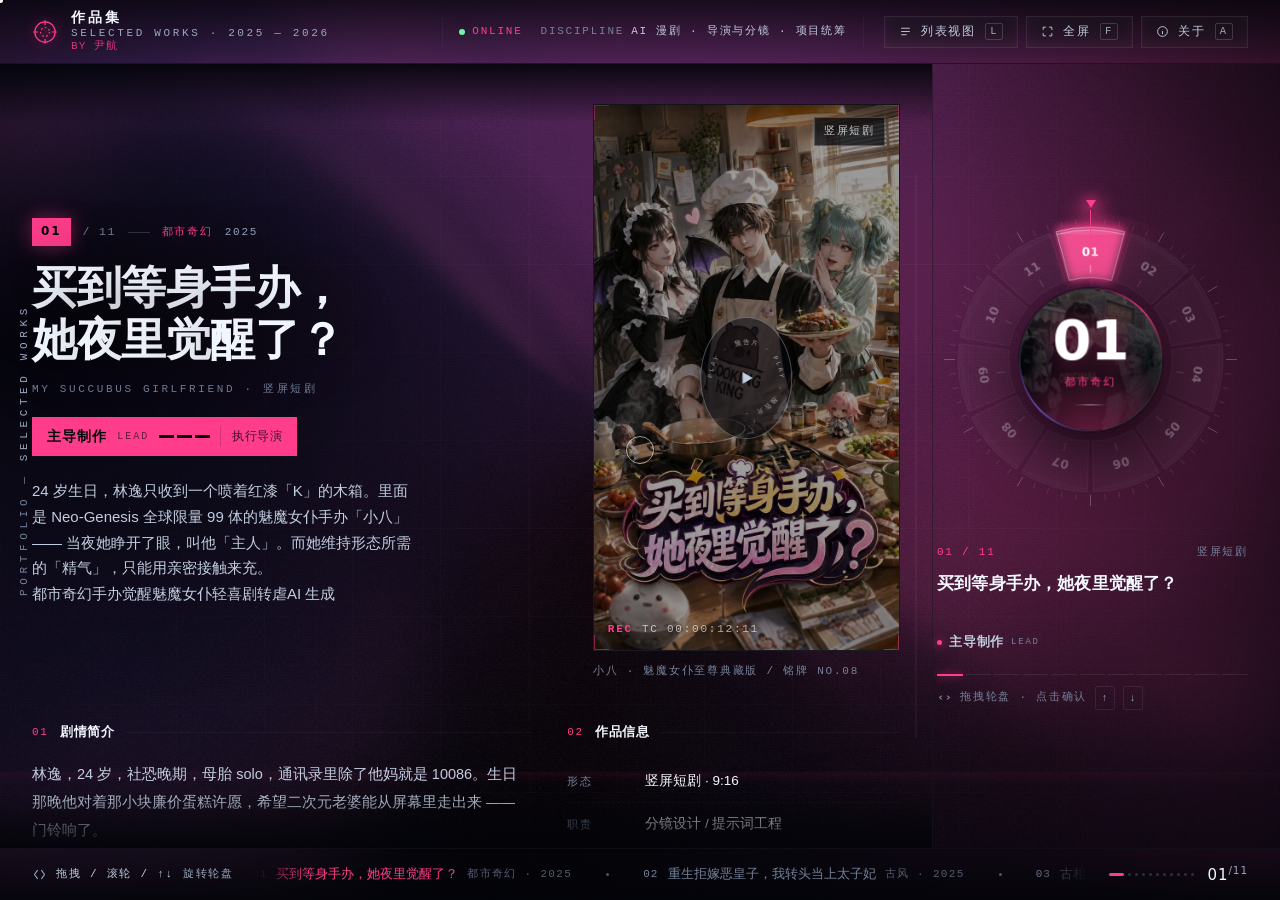
<file: index.html>
<!DOCTYPE html>
<html lang="zh-CN">
<head>
<meta charset="utf-8">
<script>
/* ---------------------------------------------------------------- 分流
   github.io 在国内实测只有 10–40 KB/s，二十几兆的成片要拉半小时，
   表现就是「点了半天没反应、开始播了还一卡一卡」。同一个包放到国内
   托管能到 10 MB/s，差三个数量级。

   所以不搬站、也不维护两份文件：同一份页面，落在 github.io 上就把人
   送到国内站去；其他任何地方（本地预览、国内域名）都照原样打开。
   想留在 GitHub 这一份看：地址后面加 ?stay=1。 */
(function () {
  if (!/(^|\.)github\.io$/i.test(location.hostname)) return;
  if (/[?&]stay=1(?:&|$)/.test(location.search)) return;
  /* 微信内置浏览器：国内托管那边是平台级拒绝，微信 UA 一进来就是 403
     「当前应用不支持在微信内打开」。跳过去等于把访客送到一堵墙上，
     所以微信里老老实实留在 GitHub 这一份 —— 慢，但打得开。 */
  if (/MicroMessenger/i.test(navigator.userAgent)) return;
  location.replace('https://storyboard-portfolio-10922.app.workbuddy.host/?sharecode=D4R4DK3QQ6');
})();
</script>
<meta name="viewport" content="width=device-width, initial-scale=1, viewport-fit=cover">
<title>作品集 · SELECTED WORKS</title>
<meta name="description" content="AI 影像作品集：短剧与漫剧的分镜设计、视觉设定与生成过程。分镜设计 / 提示词工程 / AI 影像生成 / 视觉风格设定 / 音效叙事。右侧轮盘浏览。">
<meta name="author" content="2317484496-star">
<meta name="keywords" content="分镜设计,AI影像,提示词工程,短剧,Seedance,Higgsfield,分镜,作品集">
<meta name="robots" content="index,follow">
<meta name="theme-color" content="#030409">
<meta name="color-scheme" content="dark">
<meta name="format-detection" content="telephone=no">

<meta property="og:type" content="website">
<meta property="og:site_name" content="作品集 · SELECTED WORKS">
<meta property="og:title" content="作品集 · 每部作品，一条不同的镜头语言">
<meta property="og:description" content="AI 短剧与 AI 漫剧的分镜设计、视觉设定与生成过程。拖拽右侧轮盘浏览。">
<meta property="og:locale" content="zh_CN">
<!-- TODO: GitHub Pages 上线后，把下面两行换成完整绝对地址，例如
     https://2317484496-star.github.io/<仓库名>/ 与 .../assets/og.png
     页面加载时也会自动补全为绝对地址，但静态绝对地址对爬虫更稳妥 -->
<meta property="og:url" content="./">
<meta property="og:image" content="assets/og.png">
<meta property="og:image:width" content="1280">
<meta property="og:image:height" content="640">
<meta property="og:image:alt" content="作品集封面">
<meta name="twitter:card" content="summary_large_image">
<meta name="twitter:title" content="作品集 · 每部作品，一条不同的镜头语言">
<meta name="twitter:description" content="AI 短剧与 AI 漫剧的分镜设计、视觉设定与生成过程。">
<meta name="twitter:image" content="assets/og.png">
<link rel="canonical" href="./">
<link rel="icon" href="data:image/svg+xml,%3Csvg xmlns='http://www.w3.org/2000/svg' viewBox='0 0 32 32'%3E%3Crect width='32' height='32' fill='%23030409'/%3E%3Ccircle cx='16' cy='16' r='10' fill='none' stroke='%2322E1FF' stroke-width='1.6'/%3E%3Ccircle cx='16' cy='16' r='4' fill='%2322E1FF'/%3E%3C/svg%3E">
<link rel="apple-touch-icon" href="assets/og.png">
<link rel="preload" href="css/tokens.css?v=202610211631" as="style">
<link rel="stylesheet" href="css/tokens.css?v=202610211631">
<link rel="stylesheet" href="css/chrome.css?v=202610211631">
<link rel="stylesheet" href="css/wheel.css?v=202610211631">
<link rel="stylesheet" href="css/stage.css?v=202610211631">
<link rel="stylesheet" href="css/overlays.css?v=202610211631">
<link rel="stylesheet" href="css/responsive.css?v=202610211631">
</head>
<body>

<!-- 键盘用户：跳到主内容 -->
<a class="skip-link mono" href="#stage">跳到主内容 <kbd>Enter</kbd></a>

<!-- ======================================================== 预加载 -->
<div id="preloader" role="status" aria-live="polite">
  <div class="pre__inner">
    <svg class="pre__sigil" viewBox="0 0 48 48" aria-hidden="true">
      <circle cx="24" cy="24" r="20" fill="none" stroke="currentColor" stroke-width="1" stroke-dasharray="4 6" opacity="0.7"/>
      <circle cx="24" cy="24" r="12" fill="none" stroke="currentColor" stroke-width="1"/>
      <circle cx="24" cy="24" r="3.4" fill="currentColor"/>
    </svg>
    <div class="pre__log" id="preLog"></div>
    <div class="pre__bar" id="preBar"><span></span></div>
    <div class="pre__foot">
      <span class="pre__pct" id="prePct">0%</span>
      <span class="pre__skip mono">按任意键跳过 / SKIP</span>
    </div>
  </div>
</div>

<div id="app">

  <!-- ====================================================== 背景层 -->
  <canvas id="gl" aria-hidden="true"></canvas>
  <div id="gl-fallback" aria-hidden="true"></div>
  <div class="grid-overlay" aria-hidden="true"></div>
  <div class="scanlines" aria-hidden="true"></div>
  <div class="vignette" aria-hidden="true"></div>

  <!-- ====================================================== 主栅格 -->
  <div class="shell">

    <!-- 顶栏 -->
    <header class="head">
      <a class="brand" href="#" onclick="return false">
        <span class="brand__sigil" aria-hidden="true">
          <svg viewBox="0 0 32 32" fill="none" stroke="currentColor" stroke-width="1.5">
            <circle cx="16" cy="16" r="12.5"/>
            <circle cx="16" cy="16" r="5.5" stroke-dasharray="2 3"/>
            <path d="M16 1.5v6M16 24.5v6M1.5 16h6M24.5 16h6"/>
          </svg>
        </span>
        <span class="brand__txt">
          <span class="brand__name" data-site-cjk>作品集</span>
          <span class="brand__sub"><span data-site-latin>SELECTED WORKS</span> · <span data-site-years>2025 — 2026</span></span>
          <span class="brand__who mono" data-site-owner></span>
        </span>
      </a>

      <span class="head__spacer"></span>

      <div class="readout mono">
        <span class="readout__item"><span class="pulse"></span><span class="readout__v is-live">ONLINE</span></span>
        <span class="readout__item"><span class="readout__k">DISCIPLINE</span><span class="readout__v" data-site-disc></span></span>
        <span class="readout__item"><span class="readout__k">TOTAL</span><span class="readout__v" id="footTotal">10</span></span>
        <span class="readout__item"><span class="readout__k">SYS</span><span class="readout__v">WEBGL / OK</span></span>
      </div>

      <nav class="tools" aria-label="视图控制">
        <button class="tbtn" type="button" id="btnList" aria-pressed="false" title="列表视图（快捷键 L）">
          <svg viewBox="0 0 24 24" fill="none" stroke="currentColor" stroke-width="1.7"><path d="M4 6h16M4 12h16M4 18h10"/></svg>
          <span class="tbtn__txt">列表视图</span><span class="tbtn__kbd">L</span>
        </button>
        <button class="tbtn" type="button" id="btnFull" aria-pressed="false" title="全屏（快捷键 F）">
          <svg viewBox="0 0 24 24" fill="none" stroke="currentColor" stroke-width="1.7"><path d="M9 4H4v5M15 4h5v5M15 20h5v-5M9 20H4v-5"/></svg>
          <span class="tbtn__txt">全屏</span><span class="tbtn__kbd">F</span>
        </button>
        <button class="tbtn tbtn--keep" type="button" id="btnAbout" aria-pressed="false" title="关于（快捷键 A）">
          <svg viewBox="0 0 24 24" fill="none" stroke="currentColor" stroke-width="1.7"><circle cx="12" cy="12" r="9"/><path d="M12 11v6M12 7.6v.2"/></svg>
          <span class="tbtn__txt">关于</span><span class="tbtn__kbd">A</span>
        </button>
      </nav>
    </header>

    <!-- 舞台 -->
    <main class="stage" id="stage" tabindex="-1">
      <div class="stage__rail" aria-hidden="true"><span></span></div>

      <div class="stage__cand" id="stageCand" aria-hidden="true">
        <span class="stage__cand-dot"></span>
        <span class="stage__cand-k mono">候选 / PENDING</span>
        <span class="stage__cand-n" id="candN">01</span>
        <span class="stage__cand-t" id="candT">作品标题</span>
      </div>

      <div class="stage__scroll no-bar" id="stageScroll" tabindex="-1">
        <div class="stage__inner" id="stageInner">

          <header class="w-head" id="wHead">
            <div class="w-eyebrow">
              <span class="w-eyebrow__idx" id="wIdx">01</span>
              <span class="w-eyebrow__of mono" id="wIdxOf">/ 11</span>
              <span class="w-eyebrow__sep"></span>
              <span class="w-eyebrow__cat mono" id="wCat">都市奇幻</span>
              <span class="w-eyebrow__meta mono">
                <span id="wYear">2025</span>
              </span>
            </div>
            <h1 class="w-title" id="wTitle">作品标题</h1>
            <div class="w-sub mono" id="wSub"></div>

            <!-- 参与程度：一眼能看出「主导 / 参与 / 部分」，不靠读小字 -->
            <div class="w-scope" id="wScope" data-scope="lead" role="note">
              <span class="w-scope__v" id="wScopeVal">主导制作</span>
              <span class="w-scope__en mono" id="wScopeEn">LEAD</span>
              <span class="w-scope__m" id="wScopeMeter" aria-hidden="true"><i></i><i></i><i></i></span>
              <span class="w-scope__d" id="wScopeDetail"></span>
            </div>
            <p class="w-logline" id="wLogline"></p>
            <div class="w-tags" id="wTags"></div>
          </header>

          <figure class="w-hero" id="wHeroFig">
            <div class="w-hero__frame" id="wHeroFrame">
              <div class="w-hero__scan" aria-hidden="true"></div>
              <span class="bracket bracket--tl bracket--acc" aria-hidden="true"></span>
              <span class="bracket bracket--tr bracket--acc" aria-hidden="true"></span>
              <span class="bracket bracket--bl bracket--acc" aria-hidden="true"></span>
              <span class="bracket bracket--br bracket--acc" aria-hidden="true"></span>
              <button class="w-hero__play" id="wPlay" type="button" aria-label="播放正片">
                <svg class="w-hero__play-txt" viewBox="0 0 122 122" aria-hidden="true">
                  <defs><path id="playCircle" d="M61,61 m-46,0 a46,46 0 1,1 92,0 a46,46 0 1,1 -92,0"/></defs>
                  <text><textPath href="#playCircle">PLAY · 预告片 · PLAY · 预告片 ·</textPath></text>
                </svg>
                <svg class="w-hero__play-ico" viewBox="0 0 24 24" aria-hidden="true"><path d="M8 5.5v13l11-6.5z" fill="currentColor"/></svg>
              </button>
              <div class="w-hero__tc mono" id="wHeroTc"></div>
              <div class="w-hero__badge mono" id="wHeroBadge"></div>
            </div>
            <figcaption class="w-hero__cap mono" id="wHeroCap"></figcaption>
          </figure>

          <section class="w-cols">
            <div>
              <div class="sec-h"><span class="sec-h__i mono">01</span><h2 class="sec-h__t">剧情简介</h2><span class="sec-h__line"></span></div>
              <div class="w-body" id="wSynopsis"></div>

              <div class="w-empty" id="wAssetHint" style="margin-top:28px"></div>
            </div>

            <aside>
              <div class="sec-h"><span class="sec-h__i mono">02</span><h2 class="sec-h__t">作品信息</h2><span class="sec-h__line"></span></div>
              <dl class="w-facts" id="wFacts"></dl>
              <div class="w-links" id="wLinks"></div>
            </aside>
          </section>

          <section class="w-gallery">
            <div class="w-gallery__head">
              <div class="sec-h" style="margin-bottom:0">
                <span class="sec-h__i mono">03</span><h2 class="sec-h__t">剧照 / STILLS</h2>
              </div>
              <div class="w-gallery__nav">
                <button type="button" data-gal="prev" aria-label="上一组">
                  <svg viewBox="0 0 24 24" fill="none" stroke="currentColor" stroke-width="1.8" width="14" height="14"><path d="M15 5l-7 7 7 7"/></svg>
                </button>
                <button type="button" data-gal="next" aria-label="下一组">
                  <svg viewBox="0 0 24 24" fill="none" stroke="currentColor" stroke-width="1.8" width="14" height="14"><path d="M9 5l7 7-7 7"/></svg>
                </button>
              </div>
            </div>
            <div class="w-gallery__row no-bar" id="wGalleryRow" data-lenis-prevent></div>
          </section>

          <footer class="w-foot">
            <div class="w-nav">
              <button class="w-nav__b is-prev" type="button" id="wPrev">
                <span class="w-nav__k mono" id="wPrevK"></span>
                <span class="w-nav__t" id="wPrevT"></span>
              </button>
              <span class="w-nav__bar" aria-hidden="true"></span>
              <button class="w-nav__b is-next" type="button" id="wNext">
                <span class="w-nav__k mono" id="wNextK"></span>
                <span class="w-nav__t" id="wNextT"></span>
              </button>
            </div>
            <button class="w-top-btn mono" type="button" id="wTop">
              <svg viewBox="0 0 24 24" fill="none" stroke="currentColor" stroke-width="1.7"><path d="M12 20V5M6 11l6-6 6 6"/></svg>
              回到顶部
            </button>
          </footer>

        </div>
      </div>
      <div class="wipe" id="wipe" aria-hidden="true"></div>
    </main>

    <!-- 右侧轮盘 -->
    <aside class="rail" aria-label="作品轮盘导航">

      <button class="rail__close mono" type="button" id="railClose">关闭 ✕</button>

      <div class="dial" id="dial" tabindex="0" role="slider"
           aria-label="作品轮盘导航" aria-valuemin="1" aria-valuemax="10" aria-valuenow="1" aria-valuetext="">
        <svg class="dial__svg" viewBox="0 0 400 400" aria-hidden="true"></svg>

        <div class="dial__sweep" aria-hidden="true"></div>

        <div class="dial__hub">
          <div class="dial__hub-media" aria-hidden="true"></div>
          <div class="dial__hub-inner">
            <div class="dial__num disp"><span>01</span></div>
            <div class="dial__genre mono">都市奇幻</div>
            <div class="dial__hub-bar" aria-hidden="true"></div>
          </div>
        </div>

        <div class="dial__orbit-ring" aria-hidden="true"><div class="dial__orbit-spin"></div></div>
        <div class="dial__pulse" aria-hidden="true"></div>

        <div class="dial__mark" aria-hidden="true">
          <div class="dial__mark-glow"></div>
          <div class="dial__mark-tri"></div>
          <div class="dial__mark-line"></div>
          <div class="dial__mark-tick"></div>
        </div>
      </div>

      <div class="dial-readout">
        <div class="dial-readout__top">
          <span class="dial-readout__idx mono">01 / 11</span>
          <span class="dial-readout__type mono"></span>
        </div>
        <h2 class="dial-readout__title"></h2>
        <div class="dial-readout__scope" id="dialScope">
          <i aria-hidden="true"></i><b></b><em class="mono"></em>
        </div>
        <div class="dial-readout__bar" aria-hidden="true"></div>
        <div class="dial-readout__hint mono">
          <span class="drag-ico" aria-hidden="true">
            <svg viewBox="0 0 24 24" fill="none" stroke="currentColor" stroke-width="1.7"><path d="M8 9l-4 3 4 3M16 9l4 3-4 3"/></svg>
          </span>
          拖拽轮盘 · 点击确认
          <kbd>↑</kbd><kbd>↓</kbd>
        </div>
      </div>

      <div class="mob-list" aria-label="作品列表"></div>
    </aside>

    <!-- 底栏 -->
    <footer class="foot">
      <span class="foot__hint mono">
        <span class="drag-ico" aria-hidden="true">
          <svg viewBox="0 0 24 24" fill="none" stroke="currentColor" stroke-width="1.7"><path d="M9 5l-5 7 5 7M15 5l5 7-5 7"/></svg>
        </span>
        <b>拖拽 / 滚轮 / ↑↓</b> 旋转轮盘
      </span>

      <div class="ticker">
        <div class="ticker__track" id="tickerTrack"></div>
      </div>

      <span class="foot__idx">
        <span class="dots" id="footDots" role="group" aria-label="作品快速跳转"></span>
        <span class="idx-num disp" id="footIdx">01<sup>/10</sup></span>
      </span>
    </footer>

  </div><!-- /shell -->

  <div class="edge-label mono" aria-hidden="true">PORTFOLIO — <span>SELECTED WORKS</span></div>

  <!-- ====================================================== 移动端轮盘入口 -->
  <button class="rail__fab" type="button" id="railFab" aria-label="打开作品轮盘">
    <span class="rail__fab-ring">
      <svg viewBox="0 0 32 32" aria-hidden="true">
        <circle class="bg" cx="16" cy="16" r="13" fill="none"/>
        <circle class="fg" cx="16" cy="16" r="13" fill="none"/>
      </svg>
      <span class="rail__fab-n"><span>01</span></span>
    </span>
    <span class="rail__fab-t"><b>作品标题</b><span>展开轮盘 / WHEEL</span></span>
  </button>

  <!-- ====================================================== 触屏左右翻页 -->
  <!-- 只用按键，不做边缘滑动：iOS 与 Android 的手势导航都把左右边缘判给「返回」，
       从边缘起手会被系统吃掉，甚至在浏览器里直接退出站点。
       按键没有这层冲突，也不用教用户「要从最边上开始滑」。 -->
  <div class="mpager" id="mpager">
    <button class="mpager__b mpager__b--prev" type="button" id="mpagerPrev" aria-label="上一部作品">
      <svg viewBox="0 0 24 24" aria-hidden="true"><path d="M15 5 8 12l7 7" fill="none" stroke="currentColor" stroke-width="1.6" stroke-linecap="square"/></svg>
    </button>
    <button class="mpager__b mpager__b--next" type="button" id="mpagerNext" aria-label="下一部作品">
      <svg viewBox="0 0 24 24" aria-hidden="true"><path d="M9 5l7 7-7 7" fill="none" stroke="currentColor" stroke-width="1.6" stroke-linecap="square"/></svg>
    </button>
  </div>

  <!-- ====================================================== 悬停预览卡 -->
  <div class="peek" id="peek" aria-hidden="true">
    <img class="peek__thumb" alt="">
    <div class="peek__b">
      <div class="peek__n mono">01 · 都市奇幻</div>
      <div class="peek__t">作品标题</div>
      <div class="peek__d">一句话简介</div>
      <div class="peek__tags"></div>
    </div>
  </div>

  <!-- ====================================================== 列表视图 -->
  <section class="ov" id="listview" role="dialog" aria-modal="true" aria-label="全部作品" aria-hidden="true">
    <button class="ov__close mono" type="button" id="lvClose">返回轮盘 <kbd>Esc</kbd></button>
    <div class="ov__panel no-bar">
      <div class="ov__head">
        <div class="ov__kicker mono">INDEX / 全部作品</div>
        <h2 class="ov__title">每部作品，一条不同的镜头语言</h2>
        <p class="ov__lead">按题材筛选，或直接点开任意一部。轮盘视图与列表视图共享同一份内容，随时可以互相切换。</p>
      </div>
      <div class="lv__filters" id="lvFilters"></div>
      <div class="lv__grid" id="lvGrid"></div>
      <div class="lv__filters" style="margin-top:22px;margin-bottom:0">
        <span class="lv__count mono" id="lvCount"></span>
      </div>
    </div>
  </section>

  <!-- ====================================================== 关于 -->
  <section class="ov" id="about" role="dialog" aria-modal="true" aria-label="关于" aria-hidden="true">
    <button class="ov__close mono" type="button" id="aboutClose">返回 <kbd>Esc</kbd></button>
    <div class="ov__panel no-bar">
      <div class="ov__head">
        <div class="ov__kicker mono">ABOUT / 关于</div>
        <h2 class="ov__title">关于我</h2>
        <p class="ov__lead" id="aboutLead"></p>
        <div class="avail" id="aboutAvail">
          <span class="avail__dot"></span>
          <span class="avail__t" id="availText"></span>
        </div>
      </div>

      <div class="about__stats" id="aboutStats"></div>

      <div class="about__grid">
        <div>
          <div class="sec-h about__h"><span class="sec-h__i mono">A</span><h3 class="sec-h__t">个人优势</h3><span class="sec-h__line"></span></div>
          <ul class="cap-list" id="aboutCaps"></ul>

          <div class="sec-h about__h"><span class="sec-h__i mono">B</span><h3 class="sec-h__t">工作经历</h3><span class="sec-h__line"></span></div>
          <p class="about__sub">从 3D 建模、剪辑，到项目组长与执行导演。现在的工作是统筹 AI 漫剧短剧的内容制作与排期，并对镜头节奏、画面风格与成片效果做整体把控。</p>
          <ol class="flow-list" id="aboutFlow"></ol>

          <div class="sec-h about__h"><span class="sec-h__i mono">C</span><h3 class="sec-h__t">作品清单</h3><span class="sec-h__line"></span></div>
          <div id="aboutWorks"></div>

          <p class="about__foot mono">
            <span id="aboutCopy">© 2026 尹航</span>
          </p>
        </div>

        <aside>
          <div class="sec-h about__h"><span class="sec-h__i mono">D</span><h3 class="sec-h__t">联系方式</h3><span class="sec-h__line"></span></div>
          <div class="contact-grid" id="aboutContact"></div>

          <div class="sec-h about__h"><span class="sec-h__i mono">E</span><h3 class="sec-h__t">工具链</h3><span class="sec-h__line"></span></div>
          <div class="contact-grid" id="aboutStack"></div>

          <div class="sec-h about__h"><span class="sec-h__i mono">F</span><h3 class="sec-h__t">操作指南</h3><span class="sec-h__line"></span></div>
          <div class="contact-grid" id="aboutKeys"></div>
          <button class="keys-open mono" type="button" id="aboutKeysBtn">
            查看全部快捷键 <kbd>?</kbd>
          </button>
        </aside>
      </div>
    </div>
  </section>

  <!-- ====================================================== 快捷键 -->
  <section class="ov" id="keys" role="dialog" aria-modal="true" aria-label="快捷键" aria-hidden="true">
    <button class="ov__close mono" type="button" id="keysClose">返回 <kbd>Esc</kbd></button>
    <div class="ov__panel no-bar">
      <div class="ov__head">
        <div class="ov__kicker mono">SHORTCUTS / 快捷键</div>
        <h2 class="ov__title">全部操作方式</h2>
        <p class="ov__lead">键盘、鼠标与触屏都能完整驱动这个轮盘，任意时刻按 <kbd>?</kbd> 回到这里。</p>
      </div>
      <div class="about__grid">
        <div>
          <div class="sec-h about__h"><span class="sec-h__i mono">A</span><h3 class="sec-h__t">键盘</h3><span class="sec-h__line"></span></div>
          <div class="cmdk" id="keysKbd"></div>
        </div>
        <aside>
          <div class="sec-h about__h"><span class="sec-h__i mono">B</span><h3 class="sec-h__t">鼠标 / 触屏</h3><span class="sec-h__line"></span></div>
          <div class="cmdk" id="keysPtr"></div>
        </aside>
      </div>
    </div>
  </section>

  <!-- ====================================================== 灯箱 -->
  <section class="ov" id="lightbox" role="dialog" aria-modal="true" aria-label="剧照查看" aria-hidden="true">
    <button class="ov__close mono" type="button" id="lbClose">关闭 <kbd>Esc</kbd></button>
    <div class="lb__thumbs" id="lbThumbs"></div>
    <div class="lb__stage">
      <img class="lb__img" id="lbImg" alt="">
    </div>
    <div class="lb__bar">
      <div class="lb__cap" id="lbCap"></div>
      <div class="lb__counter mono" id="lbCounter">01 / 06</div>
      <div class="lb__nav">
        <button type="button" id="lbPrev" aria-label="上一张">
          <svg viewBox="0 0 24 24" fill="none" stroke="currentColor" stroke-width="1.7"><path d="M15 5l-7 7 7 7"/></svg>
        </button>
        <button type="button" id="lbNext" aria-label="下一张">
          <svg viewBox="0 0 24 24" fill="none" stroke="currentColor" stroke-width="1.7"><path d="M9 5l7 7-7 7"/></svg>
        </button>
      </div>
    </div>
  </section>

  <!-- ====================================================== 提示条 -->
  <div id="toast" role="status" aria-live="polite"></div>

  <!-- 屏幕阅读器播报（作品切换 / 视图变化） -->
  <div class="sr-only" id="live" role="status" aria-live="polite" aria-atomic="true"></div>

  <!-- ====================================================== 自定义光标 -->
  <div class="cursor-dot" aria-hidden="true"></div>
  <div class="cursor" aria-hidden="true"><span class="cursor__label"></span></div>

</div><!-- /app -->

<!-- ======================================================== 无脚本降级 -->
<noscript>
  <div style="position:fixed;inset:0;z-index:500;overflow:auto;padding:48px;background:#030409;color:#A7B5CD;font-family:'PingFang SC','Microsoft YaHei',sans-serif">
    <p style="font-family:ui-monospace,Consolas,monospace;font-size:11px;letter-spacing:.16em;color:#22E1FF;margin-bottom:10px">PORTFOLIO / NO-JS</p>
    <h1 style="color:#EFF4FF;font-size:22px;margin-bottom:8px">作品集 · SELECTED WORKS</h1>
    <p style="font-size:13px;color:#6A7794;margin-bottom:26px">2025 — 2026 · AI 影像 · 分镜设计 · 提示词工程</p>
    <p style="margin-bottom:24px">本页需要启用 JavaScript 才能使用轮盘交互。以下是全部作品列表：</p>
    <ol style="line-height:2.1;padding-left:20px">
      <li>买到等身手办，她夜里觉醒了？（都市奇幻 · 2025）</li>
      <li>重生拒嫁恶皇子，我转头当上太子妃（古风 · 宫斗重生 · 2025）</li>
      <li>从现在起，我将暂停世界一分钟（科幻 · 废土 · 2026）</li>
      <li>这个邪神可太正了（玄幻 · 反套路 · 2025）</li>
      <li>末日重启，魔女才是第一生产力（末世 · 科幻 · 2026）</li>
      <li>斩仙台上何人？灵台方寸山关门弟子（仙侠 · 修真 · 2025）</li>
      <li>我在怪异世界搞解剖直播（末世 · 怪谈 · 2026）</li>
      <li>和平精英（电竞 · 竞技 · 2025）</li>
      <li>古相思曲（古风 · 情感 · 2025）</li>
      <li>大河密藏（探险 · 悬疑 · 2026）</li>
      <li>采珠捞个龙太子，整个东海被我承包了（东方志怪 · 奇幻 · 2026）</li>
    </ol>
    <p style="margin-top:32px;padding-top:20px;border-top:1px solid #1A2130;font-size:13px;line-height:2">
      联系方式：GitHub
      <a href="https://github.com/2317484496-star" style="color:#22E1FF">github.com/2317484496-star</a>
    </p>
  </div>
</noscript>

<!-- ======================================================== 脚本 -->
<script src="vendor/gsap.min.js?v=202610211631" defer></script>
<script src="vendor/lenis.min.js?v=202610211631" defer></script>
<script src="js/util.js?v=202610211631" defer></script>
<script src="js/data.js?v=202610211631" defer></script>
<script src="js/gl.js?v=202610211631" defer></script>
<script src="js/wheel.js?v=202610211631" defer></script>
<script src="js/stage.js?v=202610211631" defer></script>
<script src="js/ui.js?v=202610211631" defer></script>
<script src="js/app.js?v=202610211631" defer></script>
</body>
</html>
</file>
<file: css/tokens.css>
/* ============================================================================
   tokens.css — 设计令牌 / 重置 / 基础排版
   调性：暗色赛博科技（Dark Cyber-Tech）
   ========================================================================= */

/* ---------------------------------------------------------------- 强调色
   这里是**普通**自定义属性，不再用 @property 注册。
   注册版（syntax: "<color>" + inherits）在个别 Chromium 版本上会出现
   「变量值已经变了、但继承它的元素不重绘」—— 表现就是切了作品颜色不动、
   刷新后才对。普通自定义属性是纯文本替换，改一次就整棵子树失效重算，
   没有中间态可言。换色的缓动由 U.tweenAccent 自己在 JS 里做。
   （历史：2026-10-18 曾用 @property + CSS transition，2026-10-19 去掉。） */

:root {
  /* ---- 基色（近黑，带冷蓝倾向）---- */
  --bg-void:      #030409;
  --bg-base:      #06070E;
  --bg-raise:     #0A0D18;
  --bg-sunken:    #020306;

  /* ---- 玻璃态 ----
     backdrop-filter 的代价同时来自模糊半径与被模糊的面积，而这里所有玻璃层
     的背景都是低频的 WebGL 流场 —— 半径从 18px 降到 11px 在观感上几乎无差，
     却显著减轻合成器每秒重复采样整块背景的压力。
     另外去掉了 saturate()：它是独立的一趟色彩运算，而同样的饱和度倾向
     用底色本身的 alpha 就能表达。 */
  --glass:        rgba(255, 255, 255, 0.034);
  --glass-hi:     rgba(255, 255, 255, 0.062);
  --glass-deep:   rgba(6, 9, 18, 0.72);
  --blur:         blur(11px);
  --blur-sm:      blur(7px);

  /* ---- 描边 ---- */
  --hair:         rgba(255, 255, 255, 0.078);
  --hair-hi:      rgba(255, 255, 255, 0.16);
  --hair-lo:      rgba(255, 255, 255, 0.04);

  /* ---- 文本层级 ----
     原来 ink-3(#67758E) / ink-4(#3A4353) 在近黑底上的对比度只有 3.3:1 与 2:1，
     配上 9–10px 的小字与很宽的 letter-spacing，实际观感是「糊成一片」。
     这里整体提亮两档，同时保留层级差（1 > 2 > 3 > 4）。 */
  --ink-1:        #F3F7FF;
  --ink-2:        #C2CDE0;
  --ink-3:        #9AA8BE;
  --ink-4:        #75829A;
  --ink-inv:      #04060C;

  /* ---- 动态强调色（由 JS 按作品注入）----
     --acc      用于描边、色块、发光
     --acc-text 专门给**文字**用：深色强调色（如古相思曲的砖红）在近黑底上
                对比只有 3.7:1，文字会发灰。JS 会把它自动提亮到 ≥4.6:1。 */
  --acc-text:     #22E1FF;
  --acc:          #22E1FF;
  --acc-2:        #8B5CF6;
  --acc-rgb:      34, 225, 255;
  --acc-2-rgb:    139, 92, 246;

  /* ---- 语义色 ---- */
  --ok:           #6EF7A0;
  --warn:         #F2A63B;
  --err:          #FF5A5A;

  /* ---- 字体栈（全系统字体，零外部请求，避免国内字体 CDN 失联）---- */
  --font-disp: "Bahnschrift", "DIN Alternate", "Oswald", "Segoe UI Variable Display",
               "HarmonyOS Sans", "PingFang SC", system-ui, -apple-system, sans-serif;
  --font-cjk:  "PingFang SC", "HarmonyOS Sans SC", "Microsoft YaHei UI", "Microsoft YaHei",
               "Noto Sans SC", "Source Han Sans SC", "Hiragino Sans GB", sans-serif;
  --font-mono: "Cascadia Mono", "Cascadia Code", "SFMono-Regular", "SF Mono", "JetBrains Mono",
               "Roboto Mono", Consolas, "Liberation Mono", monospace;

  /* ---- 尺度 ---- */
  --rail:         424px;   /* 右侧轮盘轨道宽 */
  --gutter:       48px;
  --gutter-sm:    22px;
  --maxw:         1560px;

  /* ---- 动效 ---- */
  --e-out:        cubic-bezier(0.16, 1, 0.3, 1);
  --e-in-out:     cubic-bezier(0.65, 0, 0.35, 1);
  --e-spring:     cubic-bezier(0.34, 1.56, 0.64, 1);
  --e-linear:     linear;

  --z-gl:    0;
  --z-stage: 10;
  --z-chrome:40;
  --z-rail:  60;
  --z-overlay:80;
  --z-cursor: 200;
  --z-pre:   300;

  color-scheme: dark;
}

/* ============================ 重置 ============================ */

*, *::before, *::after { box-sizing: border-box; }

html, body {
  margin: 0;
  padding: 0;
  height: 100%;
  background: var(--bg-void);
}

html { -webkit-text-size-adjust: 100%; }

body {
  font-family: var(--font-cjk);
  font-size: 15px;
  line-height: 1.72;
  color: var(--ink-2);
  overflow: hidden;               /* 应用为定宽视口，滚动发生在面板内部 */
  overscroll-behavior: none;
  -webkit-font-smoothing: antialiased;
  -moz-osx-font-smoothing: grayscale;
  text-rendering: optimizeLegibility;
  font-feature-settings: "tnum" 1, "ss01" 1;
}

h1, h2, h3, h4, h5, h6, p, figure, blockquote, dl, dd { margin: 0; }
ul, ol { margin: 0; padding: 0; list-style: none; }
img, svg, video, canvas { display: block; max-width: 100%; }
img { height: auto; }
button, input, select, textarea { font: inherit; color: inherit; background: none; border: 0; }
button { cursor: pointer; }
a { color: inherit; text-decoration: none; }

::selection { background: rgba(var(--acc-rgb), 0.32); color: #fff; }

/* 隐藏滚动条但保留滚动能力（面板内部由 Lenis 接管） */
.no-bar { scrollbar-width: none; -ms-overflow-style: none; }
.no-bar::-webkit-scrollbar { width: 0; height: 0; }

/* ============================ 排版工具类 ============================ */

.mono {
  font-family: var(--font-mono);
  font-size: 11px;
  letter-spacing: 0.16em;
  text-transform: uppercase;
  font-variant-numeric: tabular-nums;
  font-weight: 500;
}
.mono-sm {
  font-family: var(--font-mono); font-size: 10.5px; letter-spacing: 0.18em;
  text-transform: uppercase; font-weight: 500;
}
.disp { font-family: var(--font-disp); font-variant-numeric: tabular-nums; }

.txt-1 { color: var(--ink-1); }
.txt-2 { color: var(--ink-2); }
.txt-3 { color: var(--ink-3); }
.txt-acc { color: var(--acc); }

.hair-t { border-top: 1px solid var(--hair); }
.balance { text-wrap: balance; }
.pretty { text-wrap: pretty; }

.sr-only {
  position: absolute; width: 1px; height: 1px; padding: 0; margin: -1px;
  overflow: hidden; clip: rect(0 0 0 0); white-space: nowrap; border: 0;
}

/* [hidden] 兜底：作者样式里的 display 会盖过 UA 的 display:none */
[hidden] { display: none !important; }

/* 键盘可聚焦要素统一焦点环 */
:focus-visible {
  outline: 1.5px solid var(--acc);
  outline-offset: 3px;
  border-radius: 2px;
}

/* ============================ 无障碍：降低动效 ============================ */

@media (prefers-reduced-motion: reduce) {
  *, *::before, *::after {
    animation-duration: 0.001ms !important;
    animation-iteration-count: 1 !important;
    transition-duration: 0.001ms !important;
    scroll-behavior: auto !important;
  }
}
</file>
<file: css/chrome.css>
/* ============================================================================
   chrome.css — 应用外壳 / 顶栏 / 底栏 / HUD 装饰 / 光标 / 预加载
   ========================================================================= */

/* ============================ 外壳 ============================ */

#app {
  position: fixed;
  inset: 0;
  overflow: hidden;
  isolation: isolate;
}

/* WebGL 背景 */
#gl {
  position: absolute;
  inset: 0;
  z-index: var(--z-gl);
  width: 100%;
  height: 100%;
}
#gl-fallback {
  position: absolute; inset: 0; z-index: var(--z-gl);
  background:
    radial-gradient(120% 90% at 12% 8%,  rgba(var(--acc-rgb), 0.14), transparent 58%),
    radial-gradient(100% 80% at 88% 92%, rgba(var(--acc-2-rgb), 0.13), transparent 60%),
    linear-gradient(180deg, var(--bg-base), var(--bg-void));
  display: none;
}
#app.no-gl #gl { display: none; }
#app.no-gl #gl-fallback { display: block; }

/* 网格叠加 */
.grid-overlay {
  position: absolute; inset: 0; z-index: 1; pointer-events: none;
  background-image:
    linear-gradient(rgba(255,255,255,0.028) 1px, transparent 1px),
    linear-gradient(90deg, rgba(255,255,255,0.028) 1px, transparent 1px);
  background-size: 88px 88px;
  mask-image: radial-gradient(140% 110% at 50% 45%, #000 22%, transparent 82%);
  -webkit-mask-image: radial-gradient(140% 110% at 50% 45%, #000 22%, transparent 82%);
  opacity: 0.72;
}

/* 扫描线 + 颗粒 */
.scanlines {
  position: absolute; inset: 0; z-index: 2; pointer-events: none;
  background: repeating-linear-gradient(
    to bottom,
    rgba(255,255,255,0.024) 0px,
    rgba(255,255,255,0.024) 1px,
    transparent 1px,
    transparent 3px
  );
  opacity: 0.55;
  mix-blend-mode: overlay;
}
.vignette {
  position: absolute; inset: 0; z-index: 3; pointer-events: none;
  background: radial-gradient(125% 105% at 46% 42%, transparent 42%, rgba(2,3,7,0.72) 100%);
}

/* ============================ 主栅格 ============================ */

.shell {
  position: absolute; inset: 0; z-index: var(--z-stage);
  display: grid;
  grid-template-columns: minmax(0, 1fr) var(--rail);
  grid-template-rows: 64px minmax(0, 1fr) 52px;
  grid-template-areas:
    "head head"
    "stage rail"
    "foot foot";
}

/* ============================ 顶栏 ============================ */

.head {
  grid-area: head;
  display: flex; align-items: center; gap: 20px;
  padding: 0 var(--gutter);
  border-bottom: 1px solid var(--hair-lo);
  background: linear-gradient(180deg, rgba(3,4,9,0.72), rgba(3,4,9,0));
  backdrop-filter: var(--blur-sm);
  -webkit-backdrop-filter: var(--blur-sm);
  z-index: var(--z-chrome);
}

.brand { display: flex; align-items: center; gap: 13px; min-width: 0; }

.brand__sigil {
  width: 26px; height: 26px; flex: none;
  position: relative;
  color: var(--acc-text, var(--acc));
}
.brand__sigil svg { width: 100%; height: 100%; }
.brand__sigil::after {
  content: ""; position: absolute; inset: -5px;
  border-radius: 50%;
  background: radial-gradient(circle, rgba(var(--acc-rgb), 0.3), transparent 68%);
  filter: blur(7px);
  opacity: 0.85;
}
.brand__sigil svg * { transition: stroke 0.6s var(--e-out); }

.brand__txt { display: flex; flex-direction: column; line-height: 1.25; min-width: 0; }
.brand__name {
  font-family: var(--font-disp);
  font-size: 14px; font-weight: 600;
  letter-spacing: 0.2em; text-transform: uppercase;
  color: var(--ink-1);
  white-space: nowrap;
}
.brand__sub {
  font-size: 11px; letter-spacing: 0.24em; text-transform: uppercase;
  color: var(--ink-3); font-family: var(--font-mono);
  white-space: nowrap;
}
.brand__who {
  font-size: 11px; letter-spacing: 0.1em;
  color: var(--acc-text, var(--acc)); opacity: 0.82;
  white-space: nowrap;
}
@media (max-width: 1080px) { .brand__who { display: none; } }

.head__spacer { flex: 1 1 auto; }

/* 顶栏状态读数 */
.readout {
  display: flex; align-items: center; gap: 18px;
  padding: 0 16px; height: 30px;
  border-left: 1px solid var(--hair-lo);
  border-right: 1px solid var(--hair-lo);
}
.readout__item { display: flex; align-items: center; gap: 7px; white-space: nowrap; }
.readout__k { color: var(--ink-4); }
.readout__v { color: var(--ink-2); }
.readout__v.is-live { color: var(--acc-text, var(--acc)); }

.pulse {
  width: 6px; height: 6px; border-radius: 50%;
  background: var(--ok);
  box-shadow: 0 0 0 0 rgba(110,247,160,0.7);
  animation: pulse 2.4s var(--e-out) infinite;
}
@keyframes pulse {
  0%   { box-shadow: 0 0 0 0 rgba(110,247,160,0.6); }
  70%  { box-shadow: 0 0 0 7px rgba(110,247,160,0); }
  100% { box-shadow: 0 0 0 0 rgba(110,247,160,0); }
}

/* 顶栏按钮 */
.tools { display: flex; align-items: center; gap: 8px; }

.tbtn {
  position: relative;
  display: inline-flex; align-items: center; gap: 9px;
  height: 32px; padding: 0 14px;
  border: 1px solid var(--hair);
  background: var(--glass);
  backdrop-filter: var(--blur-sm);
  -webkit-backdrop-filter: var(--blur-sm);
  color: var(--ink-2);
  font-family: var(--font-mono); font-size: 11.5px; letter-spacing: 0.16em; text-transform: uppercase;
  white-space: nowrap;
  overflow: hidden;
  transition: color 0.35s var(--e-out), border-color 0.35s var(--e-out), background 0.35s var(--e-out);
}
.tbtn::before {
  content: ""; position: absolute; inset: 0;
  background: linear-gradient(120deg, transparent, rgba(var(--acc-rgb), 0.16), transparent);
  transform: translateX(-110%);
  transition: transform 0.7s var(--e-out);
}
.tbtn:hover { color: var(--ink-1); border-color: rgba(var(--acc-rgb), 0.5); background: rgba(var(--acc-rgb), 0.08); }
.tbtn:hover::before { transform: translateX(110%); }
.tbtn[aria-pressed="true"] {
  color: var(--acc-text, var(--acc));
  border-color: rgba(var(--acc-rgb), 0.55);
  background: rgba(var(--acc-rgb), 0.1);
}
.tbtn svg { width: 13px; height: 13px; flex: none; }
.tbtn__kbd {
  font-size: 10.5px; padding: 1px 4px; border: 1px solid var(--hair-hi);
  color: var(--ink-3); border-radius: 2px; line-height: 1.3;
}

/* ============================ 底栏 ============================ */

.foot {
  grid-area: foot;
  display: flex; align-items: center; gap: 18px;
  padding: 0 var(--gutter);
  border-top: 1px solid var(--hair-lo);
  background: linear-gradient(0deg, rgba(3,4,9,0.78), rgba(3,4,9,0));
  backdrop-filter: var(--blur-sm);
  -webkit-backdrop-filter: var(--blur-sm);
  z-index: var(--z-chrome);
  overflow: hidden;
}

.foot__hint {
  display: flex; align-items: center; gap: 9px;
  color: var(--ink-3); flex: none;
}
.foot__hint b { color: var(--ink-2); font-weight: 500; }

.drag-ico {
  width: 15px; height: 15px; flex: none;
  animation: wobble 3.2s var(--e-in-out) infinite;
}
@keyframes wobble {
  0%, 100% { transform: translateX(0) rotate(0deg); }
  35%      { transform: translateX(-4px) rotate(-14deg); }
  60%      { transform: translateX(4px) rotate(14deg); }
}

/* 标题走马灯 */
.ticker {
  flex: 1 1 auto; min-width: 0;
  position: relative;
  overflow: hidden;
  mask-image: linear-gradient(90deg, transparent, #000 7%, #000 93%, transparent);
  -webkit-mask-image: linear-gradient(90deg, transparent, #000 7%, #000 93%, transparent);
}
.ticker__track {
  display: flex; gap: 34px; align-items: center;
  width: max-content;
  animation: marquee 64s linear infinite;
  will-change: transform;
}
.ticker:hover .ticker__track { animation-play-state: paused; }
@keyframes marquee {
  from { transform: translateX(0); }
  to   { transform: translateX(-50%); }
}
.ticker__i {
  display: inline-flex; align-items: center; gap: 9px;
  color: var(--ink-4); white-space: nowrap;
  font-family: var(--font-cjk); font-size: 12.5px;
  transition: color 0.3s var(--e-out);
  cursor: pointer;
  padding: 0;
}
.ticker__i i {
  font-style: normal; font-family: var(--font-mono); font-size: 11px;
  color: var(--ink-4); letter-spacing: 0.1em;
}
.ticker__i:hover { color: var(--ink-1); }
.ticker__i.is-on { color: var(--acc-text, var(--acc)); }
.ticker__i.is-on i { color: var(--acc-text, var(--acc)); opacity: 0.7; }
.ticker__i em {
  font-style: normal; font-family: var(--font-mono); font-size: 11px;
  letter-spacing: 0.12em; color: var(--ink-4); opacity: 0.7;
}
@media (max-width: 1080px) { .ticker__i em { display: none; } }
.ticker__dot { width: 3px; height: 3px; border-radius: 50%; background: currentColor; opacity: 0.4; flex: none; }

/* 右下角索引：圆点本身就是跳转按钮（原来是纯装饰，看着能点却没反应）。
   视觉圆点放在内层 <i> 里，按钮自己撑到 16px 高，命中区域从 3×3 变成 7×16。 */
.foot__idx { display: flex; align-items: center; gap: 12px; flex: none; }
.dots { display: flex; gap: 0; align-items: center; }
.dots button {
  appearance: none; -webkit-appearance: none;
  display: flex; align-items: center; justify-content: center;
  padding: 0 2px; height: 16px;
  border: 0; background: none; cursor: pointer;
}
.dots button i {
  display: block; width: 3px; height: 3px; border-radius: 50%;
  background: var(--hair-hi);
  transition: width 0.4s var(--e-out), background 0.4s var(--e-out),
              border-radius 0.4s var(--e-out);
}
.dots button:hover i { background: var(--ink-3); }
.dots button.is-on i { width: 15px; border-radius: 2px; background: var(--acc); }
.idx-num {
  font-family: var(--font-disp); font-size: 15px; color: var(--ink-1); letter-spacing: 0.06em;
}
.idx-num sup { font-size: 10.5px; color: var(--ink-3); }

/* ============================ 侧边竖排副标 ============================ */

.edge-label {
  position: absolute;
  left: 15px; top: 50%;
  transform: translateY(-50%) rotate(180deg);
  writing-mode: vertical-rl;
  z-index: var(--z-chrome);
  color: var(--ink-4);
  letter-spacing: 0.42em;
  pointer-events: none;
  user-select: none;
}
.edge-label span { color: var(--ink-3); }

/* ============================ 四角装饰括号 ============================ */

.bracket {
  position: absolute; width: 15px; height: 15px;
  border: 1px solid var(--hair-hi);
  pointer-events: none; z-index: 4;
  opacity: 0.85;
}
.bracket--tl { top: 0; left: 0; border-right: 0; border-bottom: 0; }
.bracket--tr { top: 0; right: 0; border-left: 0; border-bottom: 0; }
.bracket--bl { bottom: 0; left: 0; border-right: 0; border-top: 0; }
.bracket--br { bottom: 0; right: 0; border-left: 0; border-top: 0; }
.bracket--acc { border-color: rgba(var(--acc-rgb), 0.55); }

/* ============================ 无障碍跳转 ============================ */
.skip-link {
  position: fixed; top: 10px; left: 50%;
  z-index: 900;
  transform: translate(-50%, -160%);
  padding: 10px 18px;
  background: var(--acc); color: #05070F;
  font-size: 11px; letter-spacing: 0.1em;
  border-radius: 2px;
  transition: transform 0.28s var(--e-out);
}
.skip-link:focus-visible, .skip-link:focus {
  transform: translate(-50%, 0);
  outline: 2px solid #fff; outline-offset: 2px;
}

/* 拖拽轮盘时锁住文本选择，避免划选到旁边的说明文字 */
body.is-dragging { user-select: none; -webkit-user-select: none; }
body.is-dragging .cursor { transform-origin: center; }

/* ============================ 自定义光标 ============================ */

.cursor, .cursor-dot {
  position: fixed; top: 0; left: 0;
  z-index: var(--z-cursor);
  pointer-events: none;
  will-change: transform;
}
/* 只有 5px 的小圆点保留差值混合：它的绘制面积可以忽略，
   仍然能在任何亮度的画面上保持可见（这是差值混合唯一的意义）。
   28–76px 的光环改用白色描边 + 深色投影达成同样的可辨性，
   避免每次指针移动都把一大块区域拉进混合组重新合成。 */
.cursor-dot { mix-blend-mode: difference; }
.cursor-dot {
  width: 5px; height: 5px; border-radius: 50%;
  background: #fff;
  margin: -2.5px 0 0 -2.5px;
}
.cursor {
  width: 28px; height: 28px; border-radius: 50%;
  border: 1px solid rgba(255,255,255,0.55);
  box-shadow: 0 0 0 1px rgba(0,0,0,0.34), 0 2px 14px rgba(0,0,0,0.5);
  margin: -14px 0 0 -14px;
  display: grid; place-items: center;
  transition: width 0.4s var(--e-out), height 0.4s var(--e-out),
              margin 0.4s var(--e-out), border-color 0.35s var(--e-out),
              background 0.35s var(--e-out), opacity 0.3s var(--e-out);
}
.cursor__label {
  font-family: var(--font-mono); font-size: 10px; letter-spacing: 0.14em;
  text-transform: uppercase; color: #fff; white-space: nowrap;
  opacity: 0; transform: scale(0.8);
  transition: opacity 0.25s var(--e-out), transform 0.25s var(--e-out);
}
.cursor.is-hover {
  width: 62px; height: 62px; margin: -31px 0 0 -31px;
  border-color: rgba(255,255,255,0.9);
  background: rgba(255,255,255,0.06);
}
.cursor.is-label { width: 76px; height: 76px; margin: -38px 0 0 -38px; background: rgba(255,255,255,0.08); }
.cursor.is-label .cursor__label { opacity: 1; transform: scale(1); }
.cursor.is-down { width: 44px; height: 44px; margin: -22px 0 0 -22px; }
body.has-cursor, body.has-cursor * { cursor: none !important; }
@media (hover: none), (pointer: coarse) {
  .cursor, .cursor-dot { display: none !important; }
}

/* ============================ 预加载 ============================ */

#preloader {
  position: fixed; inset: 0; z-index: var(--z-pre);
  background: var(--bg-void);
  display: grid; place-items: center;
  transition: opacity 0.6s var(--e-out);
}
#preloader.is-done { opacity: 0; pointer-events: none; }

.pre__inner { width: min(520px, 78vw); }
.pre__sigil {
  width: 54px; height: 54px; margin: 0 0 30px; color: var(--acc-text, var(--acc));
  animation: spin 3.6s linear infinite;
}
@keyframes spin { to { transform: rotate(360deg); } }

.pre__log {
  min-height: 62px;
  font-family: var(--font-mono); font-size: 11.5px; letter-spacing: 0.13em;
  color: var(--ink-3); text-transform: uppercase;
  display: flex; flex-direction: column; gap: 3px;
}
.pre__log i { font-style: normal; }
.pre__log i.is-ok { color: var(--ok); }

.pre__bar {
  margin-top: 22px; height: 1px; background: var(--hair);
  position: relative; overflow: hidden;
}
.pre__bar span {
  position: absolute; inset: 0 auto 0 0; width: 0%;
  background: linear-gradient(90deg, var(--acc-2), var(--acc));
  box-shadow: 0 0 12px rgba(var(--acc-rgb), 0.6);
}
.pre__foot {
  margin-top: 12px; display: flex; justify-content: space-between; align-items: baseline;
}
.pre__pct { font-family: var(--font-disp); font-size: 30px; color: var(--ink-1); letter-spacing: 0.04em; }
.pre__skip { color: var(--ink-4); }
</file>
<file: css/wheel.css>
/* ============================================================================
   wheel.css — 右侧轮盘导航（核心交互件）
   结构：外圈刻度 → 分段环 → 分段序号 → 中心读数盘 → 顶部指针
   ========================================================================= */

.rail {
  grid-area: rail;
  position: relative;
  display: flex; flex-direction: column;
  align-items: center; justify-content: center;
  gap: 26px;
  padding: 18px var(--gutter) 18px 0;
  border-left: 1px solid var(--hair-lo);
  z-index: var(--z-rail);
  background: linear-gradient(270deg, rgba(3,4,9,0.5), rgba(3,4,9,0));
}

/* ============================ 轮盘本体 ============================ */

.dial {
  position: relative;
  width: 100%; max-width: 392px;
  aspect-ratio: 1;
  flex: none;
  touch-action: none;
  user-select: none;
  transition: transform 0.7s var(--e-out);
}

.dial__svg { position: absolute; inset: 0; width: 100%; height: 100%; overflow: visible; }
.dial__rot { will-change: transform; }

/* —— 分段 —— */
.seg__hit { fill: transparent; cursor: pointer; }
.seg__body {
  fill: rgba(255,255,255,0.028);
  stroke: rgba(255,255,255,0.085);
  stroke-width: 1;
  transition: fill 0.5s var(--e-out), stroke 0.5s var(--e-out);
}
.seg__body--acc { opacity: 0.5; transition: opacity 0.5s var(--e-out); }
.seg:hover .seg__body { fill: rgba(255,255,255,0.075); stroke: rgba(255,255,255,0.28); }
.seg:hover .seg__body--acc { opacity: 0.85; }
.seg.is-on .seg__body { fill: rgba(255,255,255,0.1); stroke: rgba(255,255,255,0.55); }
.seg.is-on .seg__body--acc { opacity: 1; }
.seg.is-near .seg__body { fill: rgba(255,255,255,0.05); }
.seg__glow { opacity: 0; transition: opacity 0.5s var(--e-out); filter: blur(6px); }
.seg.is-on .seg__glow { opacity: 0.9; }

/* —— 径向刻度（分段内） —— */
.seg__tick { stroke: rgba(255,255,255,0.24); stroke-width: 1; }
.seg.is-on .seg__tick { stroke: rgba(255,255,255,0.7); }

/* —— 分段序号 —— */
.seg__idx {
  font-family: var(--font-disp);
  font-size: 15px;
  font-weight: 600;
  letter-spacing: 0.04em;
  fill: rgba(255, 255, 255, 0.33);
  text-anchor: middle;
  dominant-baseline: middle;
  transition: fill 0.45s var(--e-out), opacity 0.45s var(--e-out);
  pointer-events: none;
}
.seg.is-near .seg__idx { fill: rgba(255, 255, 255, 0.56); }
.seg:hover .seg__idx { fill: rgba(255, 255, 255, 0.82); }
.seg.is-on .seg__idx { fill: #fff; }

/* —— 外圈细刻度 —— */
.dial__ticks line { stroke: rgba(255,255,255,0.14); stroke-width: 1; }
.dial__ticks line.is-major { stroke: rgba(255,255,255,0.3); }

/* ============================ 中心读数盘 ============================ */

.dial__hub {
  position: absolute;
  left: 50%; top: 50%;
  width: 45.5%; aspect-ratio: 1;
  transform: translate(-50%, -50%);
  border-radius: 50%;
  overflow: hidden;
  border: 1px solid var(--hair-hi);
  background: rgba(5,7,14,0.86);
  backdrop-filter: var(--blur);
  -webkit-backdrop-filter: var(--blur);
  box-shadow:
    0 0 0 1px rgba(0,0,0,0.6),
    0 22px 60px rgba(0,0,0,0.66);
  z-index: 3;
  cursor: pointer;
}
.dial__hub-media {
  position: absolute; inset: -6%;
  background-size: cover; background-position: center;
  filter: grayscale(0.48) contrast(1.12) brightness(0.62);
  opacity: 0.82;
  transform: scale(1.06);
  transition: opacity 0.7s var(--e-out), filter 0.7s var(--e-out);
}
.dial__hub::after {
  content: ""; position: absolute; inset: 0;
  background:
    radial-gradient(circle at 50% 118%, rgba(var(--acc-rgb), 0.46), transparent 60%),
    linear-gradient(180deg, rgba(4,6,12,0.42), rgba(4,6,12,0.86));
}
.dial__hub-inner {
  position: absolute; inset: 0; z-index: 2;
  display: flex; flex-direction: column; align-items: center; justify-content: center;
  gap: 2px;
}
.dial__num {
  font-family: var(--font-disp);
  font-size: clamp(38px, 4.4vw, 56px);
  font-weight: 600;
  line-height: 0.92;
  letter-spacing: -0.02em;
  color: #fff;
  text-shadow: 0 0 22px rgba(var(--acc-rgb), 0.5);
  font-variant-numeric: tabular-nums;
}
.dial__genre {
  font-family: var(--font-mono);
  font-size: 10.5px; letter-spacing: 0.2em; text-transform: uppercase;
  color: var(--acc-text, var(--acc));
  margin-top: 5px;
  text-align: center;
  padding: 0 12px;
}
.dial__hub-bar {
  margin-top: 11px;
  width: 34px; height: 1px;
  background: linear-gradient(90deg, transparent, rgba(255,255,255,0.5), transparent);
}

/* 中心旋转环（与中心盘同尺寸，悬在盘边缘，不被中心盘裁切） */
.dial__orbit-ring {
  position: absolute; left: 50%; top: 50%;
  width: 45.5%; aspect-ratio: 1;
  transform: translate(-50%, -50%);
  z-index: 5; pointer-events: none;
}
.dial__orbit-spin {
  position: absolute; inset: -1px; border-radius: 50%;
  background: conic-gradient(from 0deg,
    transparent 0deg,
    rgba(var(--acc-rgb), 0.9) 46deg,
    transparent 92deg,
    transparent 180deg,
    rgba(var(--acc-2-rgb), 0.75) 226deg,
    transparent 272deg);
  mask: radial-gradient(farthest-side, transparent calc(100% - 2.4px), #000 calc(100% - 1.4px));
  -webkit-mask: radial-gradient(farthest-side, transparent calc(100% - 2.4px), #000 calc(100% - 1.4px));
  animation: orbitspin 7.5s linear infinite;
  /* conic-gradient + mask 的元素如果不提升为独立层，旋转会逐帧重新光栅化
     整条渐变并重做遮罩；提升后内容只栅格化一次，之后是纯合成变换。 */
  will-change: transform;
}
@keyframes orbitspin { to { transform: rotate(360deg); } }

/* 声呐脉冲 */
.dial__pulse {
  position: absolute; left: 50%; top: 50%;
  width: 100%; aspect-ratio: 1;
  transform: translate(-50%, -50%);
  border-radius: 50%;
  border: 1px solid rgba(var(--acc-rgb), 0.5);
  opacity: 0;
  pointer-events: none;
  z-index: 2;
  animation: sonar 4.5s var(--e-out) infinite;
}
@keyframes sonar {
  0%   { transform: translate(-50%,-50%) scale(0.62); opacity: 0.7; }
  70%  { opacity: 0; }
  100% { transform: translate(-50%,-50%) scale(1.28); opacity: 0; }
}

/* ============================ 顶部指针 ============================ */

.dial__mark {
  position: absolute;
  left: 50%; top: -2px;
  transform: translateX(-50%);
  display: flex; flex-direction: column; align-items: center;
  z-index: 6; pointer-events: none;
}
.dial__mark-glow {
  width: 46px; height: 46px; border-radius: 50%;
  background: radial-gradient(circle, rgba(var(--acc-rgb), 0.5), transparent 66%);
  filter: blur(8px);
  position: absolute; top: -12px;
}
.dial__mark-tri {
  width: 0; height: 0;
  border-left: 5px solid transparent;
  border-right: 5px solid transparent;
  border-top: 8px solid var(--acc);
  filter: drop-shadow(0 0 6px rgba(var(--acc-rgb), 0.9));
  position: relative;
}
.dial__mark-line {
  width: 1px; height: 38px;
  background: linear-gradient(180deg, var(--acc), transparent);
  margin-top: 2px;
}
.dial__mark-tick {
  position: absolute; top: 46px; left: 50%; transform: translateX(-50%);
  width: 8px; height: 1px; background: rgba(var(--acc-rgb), 0.8);
}

/* ============================ 旋转扫掠 ============================ */

.dial__sweep {
  position: absolute; inset: 0; border-radius: 50%;
  z-index: 1; pointer-events: none;
  background: conic-gradient(from 0deg, rgba(var(--acc-rgb), 0.14) 0deg, transparent 34deg);
  mask: radial-gradient(farthest-side, transparent 46%, #000 48%, #000 92%, transparent 94%);
  -webkit-mask: radial-gradient(farthest-side, transparent 46%, #000 48%, #000 92%, transparent 94%);
  animation: orbitspin 5.5s linear infinite;
  will-change: transform;
  opacity: 0.85;
}

/* ============================ 轮盘下方读数 ============================ */

.dial-readout {
  width: 100%; max-width: 392px;
  padding-left: 4px;
  display: flex; flex-direction: column; gap: 10px;
}
.dial-readout__top {
  display: flex; align-items: baseline; justify-content: space-between; gap: 14px;
}
.dial-readout__idx { color: var(--acc-text, var(--acc)); }
.dial-readout__type { color: var(--ink-4); }
.dial-readout__title {
  font-family: var(--font-cjk);
  font-size: 17px; font-weight: 600; line-height: 1.42;
  color: var(--ink-1);
  letter-spacing: 0.01em;
  min-height: 48px;
  display: -webkit-box; -webkit-line-clamp: 2; -webkit-box-orient: vertical;
  overflow: hidden;
}
/* 轮盘读数里的参与程度：色点 + 档位词，扫一眼就知道这一部他负责到哪一层 */
.dial-readout__scope {
  display: flex; align-items: center; gap: 7px;
  margin: 2px 0 10px;
}
.dial-readout__scope i {
  width: 5px; height: 5px; border-radius: 50%;
  background: var(--acc); box-shadow: 0 0 8px rgba(var(--acc-rgb), 0.8);
}
.dial-readout__scope b {
  font-size: 12.5px; font-weight: 600; letter-spacing: 0.06em; color: var(--ink-2);
}
.dial-readout__scope em { font-style: normal; font-size: 9px; letter-spacing: 0.2em; color: var(--ink-4); }
.dial-readout__scope[data-scope="part"] i { background: var(--ink-4); box-shadow: none; }
.dial-readout__scope[data-scope="part"] b { color: var(--ink-3); font-weight: 500; }

.dial-readout__bar {
  display: flex; gap: 3px; align-items: center; height: 2px;
}
.dial-readout__bar b {
  flex: 1; height: 1px; background: var(--hair);
  transition: background 0.5s var(--e-out), height 0.4s var(--e-out);
}
.dial-readout__bar b.is-on { background: var(--acc); height: 2px; box-shadow: 0 0 8px rgba(var(--acc-rgb), 0.7); }
.dial-readout__hint { display: flex; align-items: center; gap: 8px; color: var(--ink-4); }
.dial-readout__hint kbd {
  font-family: var(--font-mono); font-size: 10.5px; padding: 2px 5px;
  border: 1px solid var(--hair); color: var(--ink-3); border-radius: 2px;
}

/* 提交进度环（SVG 内，随轮盘旋转组之外独立绘制） */
.dial__commit { pointer-events: none; opacity: 0; transition: opacity 0.3s var(--e-out); }
.dial__commit.is-run { opacity: 1; }
.dial__commit circle {
  fill: none; stroke: var(--acc); stroke-width: 1.5;
  filter: drop-shadow(0 0 5px rgba(var(--acc-rgb), 0.85));
  transform: rotate(-90deg); transform-origin: 200px 200px;
}

/* ============================ 悬停预览卡 ============================ */

.peek {
  position: fixed;
  z-index: var(--z-overlay);
  width: 300px;
  padding: 13px;
  display: grid; grid-template-columns: 62px 1fr; gap: 13px;
  border: 1px solid var(--hair-hi);
  background: var(--glass-deep);
  backdrop-filter: var(--blur);
  -webkit-backdrop-filter: var(--blur);
  box-shadow: 0 26px 70px rgba(0,0,0,0.7);
  opacity: 0; pointer-events: none;
  transform: translate(calc(-100% - 14px), -50%) scale(0.96);
  transition: opacity 0.3s var(--e-out), transform 0.42s var(--e-out);
}
.peek.is-on { opacity: 1; transform: translate(calc(-100% - 30px), -50%) scale(1); }
.peek__thumb {
  width: 62px; aspect-ratio: 3/4; object-fit: cover;
  border: 1px solid var(--hair);
  background: #0A0D16;
  transition: opacity 0.4s cubic-bezier(0.16, 1, 0.3, 1);
}
.peek__b { min-width: 0; display: flex; flex-direction: column; gap: 6px; }
.peek__n { font-family: var(--font-disp); font-size: 11px; letter-spacing: 0.12em; color: var(--acc-text, var(--acc)); }
.peek__t {
  font-size: 13.5px; font-weight: 600; line-height: 1.4; color: var(--ink-1);
  display: -webkit-box; -webkit-line-clamp: 2; -webkit-box-orient: vertical; overflow: hidden;
}
.peek__d {
  font-size: 11.5px; line-height: 1.6; color: var(--ink-3);
  display: -webkit-box; -webkit-line-clamp: 2; -webkit-box-orient: vertical; overflow: hidden;
}
.peek__tags { display: flex; flex-wrap: wrap; gap: 4px; }
.peek__tags span {
  font-family: var(--font-mono); font-size: 10px; letter-spacing: 0.1em;
  padding: 2px 5px; border: 1px solid var(--hair); color: var(--ink-3);
}
.peek::after {
  content: ""; position: absolute; right: -5px; top: 50%;
  width: 8px; height: 8px; margin-top: -4px;
  background: var(--glass-deep); border-right: 1px solid var(--hair-hi); border-top: 1px solid var(--hair-hi);
  transform: rotate(45deg);
}

/* ============================ 移动端轮盘抽屉 ============================ */

.rail__fab { display: none; }
.rail__close { display: none; }
</file>
<file: css/stage.css>
/* ============================================================================
   stage.css — 作品详情舞台（主内容区）
   ========================================================================= */

.stage {
  grid-area: stage;
  position: relative;
  min-width: 0;
  overflow: hidden;
  z-index: var(--z-stage);
}
.stage:focus { outline: none; }

/* 舞台顶/底的渐隐遮罩，暗示可滚动 */
.stage::before, .stage::after {
  content: ""; position: absolute; left: 0; right: 0; height: 58px;
  z-index: 5; pointer-events: none;
}
.stage::before { top: 0; background: linear-gradient(180deg, rgba(3,4,9,0.9), transparent); }
.stage::after  { bottom: 0; background: linear-gradient(0deg, rgba(3,4,9,0.9), transparent); }

.stage__scroll {
  position: absolute; inset: 0;
  overflow-y: auto; overflow-x: hidden;
  padding: 40px var(--gutter) 96px;
  /* 文字安全区：左侧叠一层很淡的暗场，背景再怎么亮，正文都不会被冲掉。
     渐变只覆盖左侧与上半屏，右侧主视觉不受影响。 */
  background: radial-gradient(105% 74% at 0% 38%,
    rgba(3, 4, 9, 0.88) 0%, rgba(3, 4, 9, 0.52) 34%, rgba(3, 4, 9, 0) 64%);
  /* 关闭原生平滑，交给 Lenis 统一驱动，避免两套缓动互相打架 */
  scroll-behavior: auto;
}
.stage__inner { position: relative; max-width: 1080px; margin-inline: auto; }
/* 宽屏不要把内容锁在 1080 —— 1920 下会空出近一半横向空间。
   分档放宽，并同步抬高主视觉的高度配额。 */
@media (min-width: 1440px) { .stage__inner { max-width: 1200px; } }
@media (min-width: 1700px) { .stage__inner { max-width: 1360px; } }
@media (min-width: 2100px) { .stage__inner { max-width: 1520px; } }

/* 竖屏作品的首页版式：标题块与竖幅海报并置在首屏，正文自第二屏开始。 */
@media (min-width: 1081px) {
  .stage__inner.is-portrait {
    display: grid;
    grid-template-columns: minmax(0, 1fr) auto;
    column-gap: 44px;
  }
  .stage__inner.is-portrait > * { grid-column: 1 / -1; }
  .stage__inner.is-portrait > .w-head {
    grid-column: 1; grid-row: 1;
    align-self: center;
    min-width: 0;
    padding-bottom: 0;
  }
  .stage__inner.is-portrait > .w-hero {
    grid-column: 2; grid-row: 1;
    margin: 0 0 40px;
    /* 必须给明确的宽度：auto 轨道按内容算，只会分到 264px 左右，
       竖幅海报就永远长不大。这里按「高度配额 × 竖屏画幅」反推宽度，
       同时不超过 24vw，宽屏上才不会把标题挤成一条。 */
    width: min(24vw, calc(var(--hero-h) * 0.5611));
  }
  /* 并置版式里正文段落宽度已收窄，横排更耐读 */
  .stage__inner.is-portrait .w-logline { max-width: 46ch; }
}

/* 预览态：轮盘转动中、尚未确认时，舞台让位并挂出候选读数 */
.stage__cand {
  position: absolute; right: var(--gutter); top: 14px; z-index: 8;
  display: flex; align-items: center; gap: 11px;
  padding: 7px 13px;
  border: 1px solid rgba(var(--acc-rgb), 0.5);
  background: rgba(6,9,18,0.84);
  backdrop-filter: var(--blur-sm);
  -webkit-backdrop-filter: var(--blur-sm);
  color: var(--ink-2);
  opacity: 0; transform: translateY(-12px);
  transition: opacity 0.3s var(--e-out), transform 0.44s var(--e-out);
  pointer-events: none;
  max-width: calc(100% - var(--gutter) * 2);
}
.stage.is-previewing .stage__cand { opacity: 1; transform: none; }
.stage__cand-n {
  font-family: var(--font-disp); font-size: 13px; letter-spacing: 0.12em;
  color: var(--acc-text, var(--acc)); flex: none;
}
.stage__cand-t {
  font-size: 13px; color: var(--ink-1);
  overflow: hidden; white-space: nowrap; text-overflow: ellipsis;
}
.stage__cand-k { color: var(--ink-4); flex: none; }
.stage__cand-dot {
  width: 6px; height: 6px; border-radius: 50%; background: var(--acc); flex: none;
  animation: pulse 1.4s var(--e-out) infinite;
}
/* 预览态：舞台退让以示「还没定」。
   这里原本还挂了 filter: saturate(0.5)，等于在轮盘旋转时给整个舞台
   开一块离屏缓冲 —— 而那正是最需要跟手的时刻。只用 opacity 就够了。 */
.stage.is-previewing .stage__scroll {
  opacity: 0.46;
}
.stage__scroll {
  transition: opacity 0.42s var(--e-out);
}

/* 右侧滚动进度条 */
.stage__rail {
  position: absolute; right: 15px; top: 14%; bottom: 14%;
  width: 2px; background: var(--hair-lo); z-index: 6; pointer-events: none;
}
.stage__rail span {
  position: absolute; top: 0; left: -1px; width: 4px; height: 0%;
  background: linear-gradient(180deg, var(--acc), rgba(var(--acc-rgb), 0.25));
  box-shadow: 0 0 10px rgba(var(--acc-rgb), 0.55);
  border-radius: 2px;
}

/* ============================ 作品标题块 ============================ */

.w-head { position: relative; padding-bottom: 24px; }

.w-eyebrow {
  display: flex; align-items: center; gap: 12px; flex-wrap: wrap;
  margin-bottom: 16px;
}
.w-eyebrow__idx {
  font-family: var(--font-disp); font-size: 12px; font-weight: 600;
  letter-spacing: 0.16em;
  color: var(--ink-inv);
  background: var(--acc);
  padding: 3px 9px 4px;
  box-shadow: 0 0 20px rgba(var(--acc-rgb), 0.45);
}
.w-eyebrow__of { font-size: 11.5px; letter-spacing: 0.12em; color: var(--ink-4); }
.w-eyebrow__cat { color: var(--acc-text, var(--acc)); }
.w-eyebrow__sep { width: 22px; height: 1px; background: var(--hair-hi); }
.w-eyebrow__meta { color: var(--ink-3); display: inline-flex; align-items: center; gap: 10px; }
.w-eyebrow__meta i { width: 3px; height: 3px; border-radius: 50%; background: var(--ink-4); }

/* 复制当前作品链接 */
.w-title {
  font-family: var(--font-cjk);
  font-size: clamp(28px, 3.5vw, 52px);
  font-weight: 700;
  line-height: 1.16;
  letter-spacing: -0.01em;
  color: var(--ink-1);
  margin-bottom: 14px;
  text-wrap: balance;
  text-shadow: 0 0 60px rgba(0,0,0,0.6);
}
.w-title .ch { display: inline-block; }

.w-sub {
  color: var(--ink-4);
  letter-spacing: 0.24em;
  margin-bottom: 24px;
}

/* ---- 参与程度徽标 ----
   三档靠「填充强度」区分，而不是靠每部作品各自的强调色深浅 ——
   强调色每部都不一样，用它来表达档位，切一部作品就换一套颜色，反而读不出来。
   lead 实底 / join 描边 / part 细描边，任何强调色下都是同一套重量关系。 */
.w-scope {
  display: inline-flex; align-items: center; flex-wrap: wrap; gap: 6px 10px;
  margin: -6px 0 22px;
  padding: 8px 14px 8px 14px;
  border: 1px solid var(--acc);
  background: var(--acc);
  color: var(--scope-ink, var(--ink-inv));
  transition: color 0.4s var(--e-out), border-color 0.4s var(--e-out), background 0.4s var(--e-out);
}
.w-scope__v { font-size: 13.5px; font-weight: 700; letter-spacing: 0.08em; line-height: 1; white-space: nowrap; }
.w-scope__en { font-size: 10px; letter-spacing: 0.2em; opacity: 0.62; }
.w-scope__m { display: inline-flex; gap: 3px; }
.w-scope__m i { width: 15px; height: 3px; background: rgba(0, 0, 0, 0.22); }
.w-scope__m i.is-on { background: currentColor; }
.w-scope__d {
  font-size: 12px; letter-spacing: 0.04em; color: inherit; opacity: 0.78;
  padding-left: 11px; border-left: 1px solid rgba(0, 0, 0, 0.22);
}

/* 二档：描边 + 同色字，没有实底 */
.w-scope[data-scope="join"] {
  border-color: rgba(var(--acc-rgb), 0.62);
  background: rgba(var(--acc-rgb), 0.09);
  color: var(--acc-text, var(--acc));
  color: color-mix(in srgb, var(--acc) 74%, #ffffff);
}
.w-scope[data-scope="join"] .w-scope__m i { background: rgba(255, 255, 255, 0.16); }
/* 亮起来的那两格必须单独点回来：上面这条把三格全刷成了 0.16，
   优先级又高于基础规则里的 .is-on，不补这一句二档的长度条就整条发灰。 */
.w-scope[data-scope="join"] .w-scope__m i.is-on { background: currentColor; }
.w-scope[data-scope="join"] .w-scope__d { color: var(--ink-2); opacity: 1; border-left-color: var(--hair-hi); }

/* 三档：中性灰，只用一条细边，读起来最轻 */
.w-scope[data-scope="part"] {
  border-color: rgba(255, 255, 255, 0.22);
  background: rgba(255, 255, 255, 0.03);
  color: var(--ink-2);
}
/* 最轻的一档也要读得清：档位词用亮白，只有英文与分工降一档 */
.w-scope[data-scope="part"] .w-scope__v { color: var(--ink-1); }
.w-scope[data-scope="part"] .w-scope__m i { background: rgba(255, 255, 255, 0.14); }
.w-scope[data-scope="part"] .w-scope__m i.is-on { background: var(--ink-3); }
.w-scope[data-scope="part"] .w-scope__d { color: var(--ink-2); opacity: 1; border-left-color: var(--hair-hi); }

/* ============================ 主视觉 ============================ */

/* 画框尺寸由「高度配额」驱动、宽度反推，保证一帧能在首屏完整看到；
   9:16 与 16:9 共用同一套骨架，只有 --hero-h 的取值不同。 */
.w-hero {
  /* 高度配额：画框高度上限。宽度由画幅反推，画框本身吃满可用宽度，
     这样宽屏下画面会跟着长大，而不是永远卡在 500px。 */
  --hero-h: clamp(280px, calc(100vh - 470px), 560px);
  display: grid;
  grid-template-columns: minmax(0, 1fr);
  grid-template-areas:
    'frame'
    'cap';
  align-items: center;
  width: 100%;
  max-width: 100%;
  margin: 4px auto 54px;
  transition: max-width 0.4s var(--e-out);
}
@media (min-width: 1440px) { .w-hero { --hero-h: clamp(320px, calc(100vh - 455px), 680px); } }
@media (min-width: 1700px) { .w-hero { --hero-h: clamp(340px, calc(100vh - 440px), 800px); } }
@media (min-width: 2100px) { .w-hero { --hero-h: clamp(380px, calc(100vh - 430px), 900px); } }
/* 竖屏：首屏改成「左标题 / 右竖幅海报」并置，海报可以占满一屏高度。
   高度配额同时受视口高度与可用宽度约束 —— 宽度那一项保证左侧标题列不被挤没。 */
.w-hero.is-portrait {
  /* 竖屏画框给得更足一些：9:16 的画面要靠高度撑，66vh 的上限让它显得偏小 */
  --hero-h: clamp(340px, min(74vh, (100vw - 930px) * 1.7778), 800px);
}

/* 中间宽度：栏宽更紧，配额相应收紧，保证一屏看全 */
@media (min-width: 1081px) and (max-width: 1280px) {
  .w-hero.is-portrait {
    --hero-h: clamp(300px, min(64vh, (100vw - 862px) * 1.7778), 680px);
  }
}


.w-hero__frame {
  grid-area: frame;
  justify-self: center;
  position: relative;
  /* 宽度吃满轨道，但不超过「高度配额 × 画幅」；高度交给 aspect-ratio。
     视频载入后会把 --arw/--arh 改成素材真实比例，画框随之贴合。 */
  width: 100%;
  max-width: calc(var(--hero-h) * var(--arw, 16) / var(--arh, 9));
  aspect-ratio: var(--ar, 16 / 9);
  border: 1px solid var(--hair);
  background: #05070E;
  overflow: hidden;
  isolation: isolate;
  transition: max-width 0.45s var(--e-out), aspect-ratio 0.45s var(--e-out);
}
.w-hero__frame::before {
  content: ""; position: absolute; inset: -40%; z-index: 0;
  background: radial-gradient(circle at 50% 50%, rgba(var(--acc-rgb), 0.22), transparent 62%);
  filter: blur(30px);
  opacity: 0.9;
}
.w-hero__media {
  position: absolute; inset: 0; z-index: 1;
  width: 100%; height: 100%; object-fit: cover;
  transition: transform 0.85s var(--e-out), filter 0.6s var(--e-out), opacity 0.4s cubic-bezier(0.16, 1, 0.3, 1);
}
.w-hero__frame:hover .w-hero__media { transform: scale(1.025); }
.w-hero__frame.is-video .w-hero__media { filter: brightness(0.62); }
.w-hero__frame.is-video:hover .w-hero__media { filter: brightness(0.72); }

/* 视频与主视觉图共用 .w-hero__media，初始同为 z-index:1；
   而视频是插在 frame 最前面的，DOM 顺序上落后于图片 ——
   不同层级就一定会被图片盖住，点了播放却只看到静帧。 */
video.w-hero__media {
  z-index: 2;
  filter: none;
  /* 成片的画幅不一定和作品主视觉一致（例如 16:9 的作品配 9:16 的竖版成片）。
     用 cover 会把画面上下裁掉，成片必须完整呈现，所以视频一律用 contain。 */
  object-fit: contain;
  background: #05070E;
  /* 视频不做悬停推近：控制条是独立图层，缩放会让画面与控件错位 */
  transform: none !important;
}
.w-hero__frame.is-video:hover video.w-hero__media { filter: none; }

/* 扫描光带 */
.w-hero__scan {
  position: absolute; left: 0; right: 0; height: 28%; z-index: 2;
  background: linear-gradient(180deg, transparent, rgba(var(--acc-rgb), 0.16), transparent);
  opacity: 0; pointer-events: none;
  transform: translateY(-120%);
}
.w-hero__frame:hover .w-hero__scan { opacity: 1; animation: heroscan 2.6s var(--e-in-out) infinite; }
@keyframes heroscan {
  0%   { transform: translateY(-120%); }
  100% { transform: translateY(420%); }
}

/* 播放按钮：随画框宽度缩放，窄幅竖版海报上不至于盖住主体 */
.w-hero__play {
  position: absolute; z-index: 4;
  left: 50%; top: 50%; transform: translate(-50%, -50%);
  width: clamp(76px, 30%, 122px); height: clamp(76px, 30%, 122px); border-radius: 50%;
  display: grid; place-items: center;
  border: 1px solid rgba(255,255,255,0.28);
  background: rgba(6,9,18,0.52);
  transition: transform 0.5s var(--e-spring), border-color 0.4s var(--e-out), background 0.4s var(--e-out);
}
.w-hero__play:hover { transform: translate(-50%, -50%) scale(1.07); border-color: rgba(var(--acc-rgb), 0.85); background: rgba(var(--acc-rgb), 0.14); }
.w-hero__play-txt {
  position: absolute; inset: 0; width: 100%; height: 100%;
  animation: orbitspin 16s linear infinite;
  /* SVG 文字环若逐帧旋转，光栅化的是字形而不是位图；提升后一次栅格化即可 */
  will-change: transform;
}
.w-hero__play-txt text {
  font-family: var(--font-mono); font-size: 8.6px; letter-spacing: 0.34em; text-transform: uppercase;
  fill: rgba(255,255,255,0.62);
}
.w-hero__play-ico { width: 22px; height: 22px; fill: #fff; z-index: 2; }

/* 主视觉边角读数 */
.w-hero__tc {
  position: absolute; z-index: 4; left: 14px; bottom: 12px;
  display: flex; align-items: center; gap: 9px;
  color: rgba(255,255,255,0.66);
  text-shadow: 0 1px 6px rgba(0,0,0,0.9);
  pointer-events: none;
}
.w-hero__tc b { color: var(--acc-text, var(--acc)); }
.w-hero__badge {
  position: absolute; z-index: 4; right: 14px; top: 12px;
  padding: 4px 9px;
  border: 1px solid rgba(255,255,255,0.22);
  background: rgba(4,6,12,0.72);
  color: rgba(255,255,255,0.75);
}

.w-hero__cap {
  grid-area: cap;
  display: flex; justify-content: space-between; gap: 16px;
  margin-top: 11px; color: var(--ink-4);
}

/* ============================ 双栏：正文 + 事实表 ============================ */

.w-cols {
  display: grid;
  grid-template-columns: minmax(0, 1.72fr) minmax(240px, 1fr);
  gap: 56px;
  padding-bottom: 52px;
  border-bottom: 1px solid var(--hair-lo);
}

.sec-h {
  display: flex; align-items: center; gap: 11px;
  margin-bottom: 16px;
}
.sec-h__i { color: var(--acc-text, var(--acc)); }
.sec-h__t { font-size: 13px; font-weight: 600; color: var(--ink-1); letter-spacing: 0.06em; }
.sec-h__line { flex: 1; height: 1px; background: var(--hair-lo); }

.w-body { font-size: 14.5px; line-height: 1.95; color: var(--ink-2); }
.w-body p + p { margin-top: 15px; }
.w-body strong { color: var(--ink-1); font-weight: 600; }
.w-body em { font-style: normal; color: var(--acc-text, var(--acc)); }
.w-body + .sec-h { margin-top: 34px; }

/* 事实表 */
.w-facts { display: flex; flex-direction: column; }
.w-facts > div {
  display: grid; grid-template-columns: 66px 1fr;
  gap: 12px; align-items: baseline;
  padding: 10px 0;
  border-bottom: 1px dashed var(--hair-lo);
}
.w-facts dt { color: var(--ink-4); }
.w-facts dd { color: var(--ink-1); font-size: 13.5px; line-height: 1.6; }
.w-facts dd .dim { color: var(--ink-3); }

.w-links { display: flex; flex-direction: column; gap: 7px; margin-top: 22px; }
.w-links a, .w-links button {
  display: flex; align-items: center; justify-content: space-between; gap: 12px;
  padding: 10px 13px;
  border: 1px solid var(--hair);
  background: var(--glass);
  color: var(--ink-2);
  font-family: var(--font-mono); font-size: 11.5px; letter-spacing: 0.14em; text-transform: uppercase;
  transition: color 0.35s var(--e-out), border-color 0.35s var(--e-out), background 0.35s var(--e-out), transform 0.35s var(--e-out);
}
.w-links a:hover, .w-links button:hover {
  color: var(--ink-1); border-color: rgba(var(--acc-rgb), 0.5);
  background: rgba(var(--acc-rgb), 0.07); transform: translateX(4px);
}
.w-links svg { width: 12px; height: 12px; flex: none; }
.w-links .is-off { opacity: 0.4; pointer-events: none; }

/* ============================ 图集 ============================ */

.w-gallery { padding: 52px 0 52px; border-bottom: 1px solid var(--hair-lo); }
.w-gallery__head { display: flex; align-items: flex-end; justify-content: space-between; gap: 20px; margin-bottom: 18px; }
.w-gallery__nav { display: flex; gap: 6px; }
.w-gallery__nav button {
  width: 30px; height: 30px; display: grid; place-items: center;
  border: 1px solid var(--hair); color: var(--ink-3);
  transition: all 0.3s var(--e-out);
}
.w-gallery__nav button:hover { color: var(--acc-text, var(--acc)); border-color: rgba(var(--acc-rgb), 0.5); background: rgba(var(--acc-rgb), 0.08); }

.w-gallery__row {
  display: flex; gap: 14px;
  /* 底对齐：混合画幅（16:9 与 3:4）排成接触印样式的胶片带。
     必须显式指定，否则 flex 默认 stretch 会用行高覆盖各卡片的 aspect-ratio，
     横版剧照会被压成近正方形并被 cover 裁掉左右两侧。 */
  align-items: flex-end;
  overflow-x: auto; overflow-y: hidden;
  scroll-snap-type: x mandatory;
  padding-bottom: 12px;
  scrollbar-width: none;
}
.w-gallery__row::-webkit-scrollbar { height: 0; }

.shot {
  position: relative;
  flex: none;
  width: clamp(210px, 26vw, 300px);
  aspect-ratio: 16 / 9;
  scroll-snap-align: start;
  border: 1px solid var(--hair);
  background: #06080F;
  overflow: hidden;
  transition: border-color 0.4s var(--e-out), transform 0.55s var(--e-out);
}
.shot--tall { aspect-ratio: 3 / 4; width: clamp(150px, 18vw, 210px); }
/* 竖屏作品的剧照（9:16）：格子跟着素材走，不裁成横的 */
.shot--vert { aspect-ratio: 9 / 16; width: clamp(132px, 15vw, 178px); }
.shot img { width: 100%; height: 100%; object-fit: cover; transition: transform 0.7s var(--e-out), filter 0.5s var(--e-out), opacity 0.4s cubic-bezier(0.16, 1, 0.3, 1); filter: saturate(0.86); }
.shot:hover { border-color: rgba(var(--acc-rgb), 0.6); }
.shot:hover img { transform: scale(1.06); filter: saturate(1.05); }
.shot__n {
  position: absolute; left: 9px; bottom: 8px;
  color: rgba(255,255,255,0.72);
  text-shadow: 0 1px 5px rgba(0,0,0,1);
  pointer-events: none;
}
.shot__exp {
  position: absolute; right: 8px; top: 8px;
  width: 22px; height: 22px; display: grid; place-items: center;
  border: 1px solid rgba(255,255,255,0.28);
  background: rgba(4,6,12,0.45);
  color: #fff; opacity: 0; transform: scale(0.85);
  transition: all 0.35s var(--e-out);
}
.shot__exp svg { width: 11px; height: 11px; }
.shot:hover .shot__exp { opacity: 1; transform: scale(1); }
.shot__cap {
  position: absolute; left: 0; right: 0; bottom: 0;
  padding: 20px 10px 9px;
  background: linear-gradient(0deg, rgba(4,6,12,0.92), transparent);
  color: var(--ink-2); font-size: 11.5px;
  opacity: 0; transform: translateY(8px);
  transition: all 0.4s var(--e-out);
  pointer-events: none;
}
.shot:hover .shot__cap { opacity: 1; transform: translateY(0); }
.shot:hover .shot__n { opacity: 0; }

/* 空态（素材未到位时的提示） */
.w-empty {
  display: flex; align-items: center; gap: 10px;
  padding: 13px 15px;
  border: 1px dashed var(--hair);
  color: var(--ink-3);
  font-size: 12.5px;
}
.w-empty b { color: var(--ink-2); font-weight: 500; }
.w-empty code {
  font-family: var(--font-mono); font-size: 10.5px; color: var(--acc-text, var(--acc));
  background: rgba(var(--acc-rgb), 0.08); padding: 1px 5px;
}

/* ============================ 底部：下一部 ============================ */

.w-foot { padding: 56px 0 0; display: flex; align-items: center; justify-content: space-between; gap: 24px; flex-wrap: wrap; }

/* 双向导航：上一部 / 下一部 */
.w-nav {
  display: flex; align-items: stretch; gap: 0;
  flex: 1; min-width: 0;
}
.w-nav__bar {
  width: 1px; flex: none; margin: 4px 26px;
  background: linear-gradient(180deg, transparent, var(--hair-hi), transparent);
}
.w-nav__b {
  display: flex; flex-direction: column; gap: 8px;
  padding: 0; min-width: 0; flex: 1;
  text-align: left;
}
.w-nav__b.is-next { text-align: right; align-items: flex-end; }
.w-nav__k { color: var(--ink-4); }
.w-nav__t {
  font-family: var(--font-cjk); font-size: 19px; font-weight: 600; color: var(--ink-1);
  display: inline-flex; align-items: center; gap: 10px;
  max-width: 100%;
  transition: color 0.35s var(--e-out);
}
.w-nav__t::before, .w-nav__t::after {
  content: ''; flex: none;
  width: 18px; height: 1px; background: currentColor; opacity: 0.45;
  transition: width 0.45s var(--e-out), opacity 0.45s var(--e-out);
}
.w-nav__b:hover .w-nav__t { color: var(--acc-text, var(--acc)); }
.w-nav__b:hover .w-nav__t::before, .w-nav__b:hover .w-nav__t::after { width: 30px; opacity: 1; }
.w-nav__b:disabled { opacity: 0.28; pointer-events: none; }
@media (max-width: 1080px) {
  .w-nav { flex-direction: column; gap: 18px; }
  .w-nav__bar { display: none; }
  .w-nav__b.is-next { text-align: left; align-items: flex-start; }
}

.w-top-btn { color: var(--ink-3); display: inline-flex; align-items: center; gap: 8px; }
.w-top-btn:hover { color: var(--acc-text, var(--acc)); }
.w-top-btn svg { width: 12px; height: 12px; }

/* ============================ 转场遮罩 ============================ */

.wipe {
  position: absolute; inset: 0; z-index: 20;
  pointer-events: none;
  background: linear-gradient(90deg,
    transparent 0%, rgba(var(--acc-rgb), 0.13) 34%,
    rgba(var(--acc-rgb), 0.5) 50%, rgba(var(--acc-rgb), 0.13) 66%, transparent 100%);
  transform: translateX(-101%) skewX(-8deg);
  opacity: 0;
}


/* ============================ 视频控制条 ============================ */
/* 原生控件在深色画面上又小又难点，且各浏览器样式不一；这里自绘一条，
   进度条是原生 range（可拖、可键盘），外面只负责视觉。 */
.vctl {
  position: absolute; left: 0; right: 0; bottom: 0; z-index: 5;
  display: flex; align-items: center; gap: 10px;
  padding: 30px 14px 10px;
  background: linear-gradient(0deg, rgba(3,5,11,0.94), rgba(3,5,11,0.55) 58%, transparent);
  opacity: 1;
  transition: opacity 0.35s var(--e-out), transform 0.35s var(--e-out);
}
.w-hero__frame.is-idle .vctl { opacity: 0; transform: translateY(6px); pointer-events: none; }
.vctl.is-loading .vctl__seek { cursor: progress; opacity: 0.75; }
.vctl.is-loading .vctl__b { opacity: 0.4; pointer-events: none; }

.vctl__b {
  appearance: none; -webkit-appearance: none;
  border: 0; background: transparent; padding: 0;
  width: 26px; height: 26px; flex: none;
  display: grid; place-items: center;
  color: var(--ink-2); cursor: pointer;
  transition: color 0.3s var(--e-out), background 0.3s var(--e-out);
}
.vctl__b svg { width: 15px; height: 15px; }
.vctl__b:hover { color: var(--acc-text, var(--acc)); }
.vctl__b.is-off { color: var(--acc-text, var(--acc)); }

.vctl__t {
  font-family: var(--font-mono);
  font-size: 11px; letter-spacing: 0.03em;
  font-variant-numeric: tabular-nums;
  color: var(--ink-2); min-width: 36px; text-align: center;
  flex: none;
}

.vctl__seek {
  appearance: none; -webkit-appearance: none;
  flex: 1 1 auto; min-width: 60px;
  height: 20px; margin: 0;
  background: transparent; cursor: pointer;
  --p: 0%;
}
.vctl__seek::-webkit-slider-runnable-track {
  height: 3px; border-radius: 2px;
  background: linear-gradient(90deg, var(--acc) var(--p, 0%), rgba(255,255,255,0.22) var(--p, 0%));
}
.vctl__seek::-webkit-slider-thumb {
  -webkit-appearance: none; appearance: none;
  width: 11px; height: 11px; margin-top: -4px; border-radius: 50%;
  background: #fff;
  box-shadow: 0 0 0 3px rgba(var(--acc-rgb), 0.4);
  transition: transform 0.2s var(--e-out);
}
.vctl__seek:hover::-webkit-slider-thumb { transform: scale(1.2); }
.vctl__seek::-moz-range-track {
  height: 3px; border-radius: 2px; background: rgba(255,255,255,0.22);
}
.vctl__seek::-moz-range-progress {
  height: 3px; border-radius: 2px; background: var(--acc);
}
.vctl__seek::-moz-range-thumb {
  width: 11px; height: 11px; border: 0; border-radius: 50%; background: #fff;
}
.vctl__seek:focus-visible { outline: none; }
.vctl__seek:focus-visible::-webkit-slider-thumb {
  box-shadow: 0 0 0 4px rgba(var(--acc-rgb), 0.65);
}

/* 音量滑杆：比进度条短，只用来在「听清」和「不吵」之间找位置。
   left 留白是必要的分隔 —— 两条都是细线，挨着放会被看成同一根进度条。
   高度给到 26px：视觉上仍是 3px 细线，但手指按得中。 */
.vctl__vol {
  appearance: none; -webkit-appearance: none;
  flex: none; width: 68px;
  height: 26px; margin: 0 0 0 8px;
  background: transparent; cursor: pointer;
  --p: 60%;
}
/* 轨道 2px 比进度条的 3px 细一档：一眼能认出「细的那根是音量」 */
.vctl__vol::-webkit-slider-runnable-track {
  height: 2px; border-radius: 2px;
  background: linear-gradient(90deg, var(--acc) var(--p, 60%), rgba(255,255,255,0.22) var(--p, 60%));
}
.vctl__vol::-webkit-slider-thumb {
  -webkit-appearance: none; appearance: none;
  width: 9px; height: 9px; margin-top: -3.5px; border-radius: 50%;
  background: #fff;
  box-shadow: 0 0 0 2px rgba(var(--acc-rgb), 0.35);
  transition: transform 0.2s var(--e-out);
}
.vctl__vol:hover::-webkit-slider-thumb { transform: scale(1.2); }
.vctl__vol::-moz-range-track {
  height: 2px; border-radius: 2px; background: rgba(255,255,255,0.22);
}
.vctl__vol::-moz-range-progress {
  height: 2px; border-radius: 2px; background: var(--acc);
}
.vctl__vol::-moz-range-thumb {
  width: 9px; height: 9px; border: 0; border-radius: 50%; background: #fff;
}
.vctl__vol:focus-visible { outline: none; }
.vctl__vol:focus-visible::-webkit-slider-thumb {
  box-shadow: 0 0 0 3px rgba(var(--acc-rgb), 0.65);
}
/* iOS 上 <video>.volume 只读，这条滑杆拖了也不会有反应，索性不摆 */
.vctl.is-novol .vctl__vol { display: none; }
/* 缓冲中只压暗、不锁死：音量跟解码进度毫无关系，而这个「还在转圈」的时刻
   恰恰是用户最想先把声音调小的时候 —— 锁住就等于「拖不动」。 */
.vctl.is-loading .vctl__vol { opacity: 0.5; }
/* 同理，静音键在缓冲期也必须能按 */
.vctl.is-loading .vctl__b[data-act="mute"] { opacity: 1; pointer-events: auto; }

/* 竖幅画框（9:16）里控制条要更窄，别把时间挤没 */
.w-hero__frame.is-portrait .vctl { gap: 6px; padding-left: 8px; padding-right: 8px; }
.w-hero__frame.is-portrait .vctl__t { min-width: 30px; font-size: 10.5px; }
.w-hero__frame.is-portrait .vctl__vol { width: 46px; }
/* 竖幅画框只有 240px 宽时，把总时长让给进度条，当前时间足够用了 */
.w-hero__frame.is-portrait .vctl__t[data-dur] { display: none; }

@media (max-width: 520px) {
  .vctl { gap: 7px; padding: 24px 10px 8px; }
  .vctl__t { min-width: 30px; font-size: 10.5px; }
  .vctl__b { width: 24px; height: 24px; }
  .vctl__vol { width: 52px; }
}

/* 超大屏：标题跟着放大，否则 52px 在 2560 上会显得像正文。
   必须放在 .w-title 之后 —— 同权重规则按出现顺序覆盖。 */
@media (min-width: 1700px) {
  .w-title { font-size: clamp(40px, 3vw, 64px); }
  .w-logline { font-size: 17px; max-width: 66ch; }
}

/* 超大屏：标题跟着放大，否则 52px 在 2560 上会显得像正文。
   必须放在 .w-title 之后 —— 同权重规则按出现顺序覆盖。 */
@media (min-width: 1700px) {
  .w-title { font-size: clamp(40px, 3vw, 64px); }
  .w-logline { font-size: 17px; max-width: 66ch; }
}
</file>
<file: css/overlays.css>
/* ============================================================================
   overlays.css — 覆盖层：关于 / 列表视图 / 灯箱 / 全局通用面板
   ========================================================================= */

/* ============================ 通用覆盖层 ============================ */

.ov {
  position: fixed; inset: 0; z-index: var(--z-overlay);
  background: rgba(2,3,7,0.955);
  backdrop-filter: blur(3px) saturate(115%);
  -webkit-backdrop-filter: blur(3px) saturate(115%);
  opacity: 0; pointer-events: none;
  transition: opacity 0.45s var(--e-out);
  overflow: hidden;
}
.ov.is-open { opacity: 1; pointer-events: auto; }

/* 内联 SVG 尺寸兜底：防止被无约束容器撑满 */
.ov svg:not([width]) { width: 12px; height: 12px; flex: none; }

.ov__panel {
  position: absolute; inset: 0;
  overflow-y: auto; overflow-x: hidden;
  padding: 78px var(--gutter) 90px;
  transform: translateY(22px);
  opacity: 0;
  transition: transform 0.6s var(--e-out), opacity 0.45s var(--e-out);
}
.ov.is-open .ov__panel { transform: none; opacity: 1; }

.ov__close {
  position: fixed; right: var(--gutter); top: 20px; z-index: 3;
  display: inline-flex; align-items: center; gap: 9px;
  height: 34px; padding: 0 15px;
  border: 1px solid var(--hair-hi);
  background: var(--glass);
  backdrop-filter: var(--blur-sm); -webkit-backdrop-filter: var(--blur-sm);
  color: var(--ink-2);
  font-family: var(--font-mono); font-size: 11.5px; letter-spacing: 0.16em; text-transform: uppercase;
  transition: all 0.35s var(--e-out);
}
.ov__close:hover { color: var(--acc-text, var(--acc)); border-color: rgba(var(--acc-rgb), 0.6); background: rgba(var(--acc-rgb), 0.08); }
.ov__close kbd {
  font-family: var(--font-mono); font-size: 10.5px; padding: 1px 4px;
  border: 1px solid var(--hair-hi); color: var(--ink-3);
}

.ov__head { max-width: 1080px; margin: 0 auto 44px; }
.ov__kicker { color: var(--acc-text, var(--acc)); display: flex; align-items: center; gap: 10px; margin-bottom: 16px; }
.ov__kicker::before { content: ""; width: 26px; height: 1px; background: currentColor; }
.ov__title {
  font-family: var(--font-cjk);
  font-size: clamp(26px, 3vw, 40px); font-weight: 700; line-height: 1.2;
  color: var(--ink-1); margin-bottom: 14px; letter-spacing: -0.01em;
}
.ov__lead { font-size: 15px; line-height: 1.9; color: var(--ink-2); max-width: 66ch; }

/* 合作状态徽章 */
.avail {
  display: inline-flex; align-items: center; gap: 9px;
  margin-top: 18px; padding: 7px 14px 7px 12px;
  border: 1px solid rgba(var(--acc-rgb), 0.32);
  background: rgba(var(--acc-rgb), 0.06);
  border-radius: 100px;
}
.avail__dot {
  width: 7px; height: 7px; border-radius: 50%; flex: none;
  background: var(--acc);
  box-shadow: 0 0 0 0 rgba(var(--acc-rgb), 0.55);
  animation: availPulse 2.4s var(--e-out) infinite;
}
@keyframes availPulse {
  0%   { box-shadow: 0 0 0 0 rgba(var(--acc-rgb), 0.5); }
  70%  { box-shadow: 0 0 0 9px rgba(var(--acc-rgb), 0); }
  100% { box-shadow: 0 0 0 0 rgba(var(--acc-rgb), 0); }
}
.avail__t { font-size: 12px; color: var(--ink-2); letter-spacing: 0.02em; }
@media (prefers-reduced-motion: reduce) { .avail__dot { animation: none; } }

/* ============================ 关于面板 ============================ */

/* 关键数字概览：打开面板时计数滚动 */
.about__stats {
  max-width: 1080px; margin: 0 auto 46px;
  display: grid; grid-template-columns: repeat(5, minmax(0, 1fr));
  gap: 1px; background: var(--hair-lo);
  border-top: 1px solid var(--hair-lo);
  border-bottom: 1px solid var(--hair-lo);
}
.about__stat {
  background: var(--bg-void);
  padding: 22px 18px 20px;
  display: flex; flex-direction: column; gap: 3px;
  position: relative; overflow: hidden;
  transition: background 0.4s var(--e-out);
}
.about__stat::before {
  content: ''; position: absolute; left: 0; top: 0; width: 22px; height: 2px;
  background: var(--acc); opacity: 0.8;
  transition: width 0.5s var(--e-out);
}
.about__stat:hover { background: rgba(var(--acc-rgb), 0.05); }
.about__stat:hover::before { width: 100%; }
.about__stat-v {
  font-family: var(--font-disp);
  font-size: 40px; line-height: 1;
  color: var(--ink-1); letter-spacing: -0.02em;
  font-variant-numeric: tabular-nums;
}
.about__stat.is-wide .about__stat-v { font-size: 26px; letter-spacing: 0; }
.about__stat-k { font-size: 13px; color: var(--ink-2); margin-top: 4px; }
.about__stat-s {
  font-size: 11px; letter-spacing: 0.18em; text-transform: uppercase;
  color: var(--ink-4);
}

/* 版权脚注 */
.about__foot {
  margin-top: 30px; padding-top: 18px;
  border-top: 1px solid var(--hair-lo);
  display: flex; justify-content: space-between; gap: 16px; flex-wrap: wrap;
  font-size: 10.5px; letter-spacing: 0.06em; color: var(--ink-4);
}

.about__grid {
  max-width: 1080px; margin: 0 auto;
  display: grid; grid-template-columns: minmax(0, 1.5fr) minmax(260px, 1fr);
  gap: 56px;
}

.about__h { margin: 40px 0 16px; }
.about__h:first-child { margin-top: 0; }

.cap-list { display: grid; gap: 1px; background: var(--hair-lo); }
.cap-list li {
  background: var(--bg-void); padding: 17px 16px;
  display: grid; grid-template-columns: 26px 1fr; gap: 14px;
  transition: background 0.35s var(--e-out);
}
.cap-list li:hover { background: var(--glass); }
.cap-list b { font-family: var(--font-disp); font-size: 12px; color: var(--acc-text, var(--acc)); letter-spacing: 0.1em; }
.cap-list h4 { font-size: 14px; font-weight: 600; color: var(--ink-1); margin-bottom: 5px; }
.cap-list p { font-size: 13px; line-height: 1.75; color: var(--ink-3); }

/* 工作方式：六阶段流程 */
.about__sub { font-size: 13.5px; line-height: 1.85; color: var(--ink-3); max-width: 62ch; margin: 0 0 16px; }

.flow-list { display: grid; gap: 1px; background: var(--hair-lo); }
.flow-list li {
  background: var(--bg-void); padding: 16px 16px 16px 18px;
  display: grid; grid-template-columns: 96px 1fr; gap: 12px;
  position: relative; transition: background 0.35s var(--e-out);
}
.flow-list li::before {
  content: ''; position: absolute; left: 0; top: 0; bottom: 0; width: 2px;
  background: linear-gradient(180deg, var(--acc), rgba(var(--acc-rgb), 0));
  opacity: 0.55; transform: scaleY(0); transform-origin: top;
  transition: transform 0.55s var(--e-out);
}
.flow-list li:hover { background: rgba(var(--acc-rgb), 0.045); }
.flow-list li:hover::before { transform: scaleY(1); }
.flow-list__k { font-family: var(--font-mono); font-size: 10.5px; letter-spacing: 0.04em; color: var(--acc-text, var(--acc)); padding-top: 2px; white-space: nowrap; }
.flow-list h4 { font-size: 13.5px; font-weight: 600; color: var(--ink-1); margin-bottom: 4px; }
.flow-list p { font-size: 12.5px; line-height: 1.72; color: var(--ink-3); }

.contact-grid { display: grid; gap: 1px; background: var(--hair-lo); }
.contact-grid a, .contact-grid div {
  background: var(--bg-void); padding: 15px 16px;
  display: flex; align-items: center; justify-content: space-between; gap: 14px;
  transition: background 0.35s var(--e-out), padding-left 0.35s var(--e-out);
}
.contact-grid a:hover { background: var(--glass); padding-left: 22px; }
.contact-grid span:first-child { color: var(--ink-4); font-family: var(--font-mono); font-size: 11.5px; letter-spacing: 0.14em; text-transform: uppercase; }
.contact-grid span:last-child { color: var(--ink-1); font-size: 13.5px; }

/* 素材说明是「怎么写这个站点」的规范，只说给作者听：
   线上隐藏，本地 / file:// / ?dev 打开时才出现（判定见 U.DEV） */

/* ============================ 列表视图 ============================ */

.lv__filters {
  max-width: 1240px; margin: 0 auto 30px;
  display: flex; flex-wrap: wrap; gap: 7px; align-items: center;
}
.lv__filters button {
  padding: 5px 12px;
  border: 1px solid var(--hair);
  background: var(--glass);
  color: var(--ink-3);
  font-family: var(--font-mono); font-size: 11px; letter-spacing: 0.14em; text-transform: uppercase;
  transition: all 0.32s var(--e-out);
}
.lv__filters button:hover { color: var(--ink-1); border-color: var(--hair-hi); }
.lv__filters button.is-on { color: var(--ink-inv); background: var(--acc); border-color: var(--acc-text, var(--acc)); }
.lv__count { color: var(--ink-4); margin-left: auto; }

.lv__grid {
  max-width: 1240px; margin: 0 auto;
  display: grid; grid-template-columns: repeat(auto-fill, minmax(268px, 1fr));
  gap: 18px;
}

.lv-card {
  position: relative;
  text-align: left;
  border: 1px solid var(--hair);
  background: var(--bg-raise);
  overflow: hidden;
  display: flex; flex-direction: column;
  transition: transform 0.5s var(--e-out), border-color 0.5s var(--e-out), box-shadow 0.5s var(--e-out);
  scroll-margin-top: 90px;
}
.lv-card:hover {
  transform: translateY(-6px);
  border-color: rgba(var(--acc-rgb), 0.6);
  box-shadow: 0 30px 70px rgba(0,0,0,0.66), 0 0 0 1px rgba(var(--acc-rgb), 0.25);
}
.lv-card.is-hidden { display: none; }
.lv-card.is-current {
  border-color: rgba(var(--acc-rgb), 0.72);
  box-shadow: 0 0 0 1px rgba(var(--acc-rgb), 0.28), 0 24px 60px rgba(0,0,0,0.6);
}
.lv-card.is-current .lv-card__i::after {
  content: "";
  display: inline-block; width: 5px; height: 5px; border-radius: 50%;
  background: currentColor; margin-left: 6px; vertical-align: 1px;
  animation: pulse 2.2s var(--e-out) infinite;
}
.lv-card__media { position: relative; aspect-ratio: 3 / 4; overflow: hidden; background: #05070E; }
.lv-card__media img { width: 100%; height: 100%; object-fit: cover; transition: transform 0.75s var(--e-out), filter 0.5s var(--e-out), opacity 0.4s cubic-bezier(0.16, 1, 0.3, 1); filter: saturate(0.82) brightness(0.88); }
.lv-card:hover .lv-card__media img { transform: scale(1.06); filter: saturate(1.05) brightness(1); }
.lv-card__media::after {
  content: ""; position: absolute; inset: 0;
  background: linear-gradient(180deg, transparent 38%, rgba(4,6,12,0.94));
}
.lv-card__i {
  position: absolute; left: 13px; top: 12px; z-index: 2;
  font-family: var(--font-disp); font-size: 11px; letter-spacing: 0.14em;
  color: var(--ink-inv); background: var(--acc); padding: 2px 7px;
}
/* 参与程度角标：封面左下角，压在最暗那条渐变上 */
.lv-card__scope {
  position: absolute; left: 13px; bottom: 12px; z-index: 2;
  display: inline-flex; align-items: center; gap: 6px;
  font-family: var(--font-mono); font-size: 10px; letter-spacing: 0.12em;
  padding: 3px 8px;
  color: var(--ink-inv); background: var(--acc);
  font-weight: 700;
}
.lv-card__scope::before {
  content: ''; width: 4px; height: 4px; border-radius: 50%; background: currentColor;
}
.lv-card__scope[data-scope="join"] {
  background: rgba(var(--acc-rgb), 0.16); color: var(--acc-text, var(--acc));
  color: color-mix(in srgb, var(--acc) 74%, #ffffff);
  border: 1px solid rgba(var(--acc-rgb), 0.55); font-weight: 600;
}
.lv-card__scope[data-scope="part"] {
  background: rgba(4, 6, 12, 0.66); color: var(--ink-2);
  border: 1px solid var(--hair-hi); font-weight: 500;
  backdrop-filter: blur(4px); -webkit-backdrop-filter: blur(4px);
}

.lv-card__type {
  position: absolute; right: 13px; top: 12px; z-index: 2;
  font-family: var(--font-mono); font-size: 10.5px; letter-spacing: 0.14em; text-transform: uppercase;
  color: rgba(255,255,255,0.8);
  border: 1px solid rgba(255,255,255,0.24);
  background: rgba(4,6,12,0.5);
  padding: 2px 7px;
  backdrop-filter: blur(4px); -webkit-backdrop-filter: blur(4px);
}
.lv-card__b { position: relative; z-index: 2; margin-top: -60px; padding: 0 15px 16px; }.lv-card__t {
  font-size: 15.5px; font-weight: 600; line-height: 1.42; color: #fff;
  margin-bottom: 7px;
  display: -webkit-box; -webkit-line-clamp: 2; -webkit-box-orient: vertical; overflow: hidden;
}
.lv-card__d {
  font-size: 12px; line-height: 1.7; color: var(--ink-3);
  display: -webkit-box; -webkit-line-clamp: 2; -webkit-box-orient: vertical; overflow: hidden;
  margin-bottom: 11px;
}
.lv-card__f { display: flex; align-items: center; justify-content: space-between; gap: 10px; }
.lv-card__tags { display: flex; gap: 5px; flex-wrap: wrap; }
.lv-card__tags span {
  font-family: var(--font-mono); font-size: 10px; letter-spacing: 0.1em; text-transform: uppercase;
  color: var(--ink-3); border: 1px solid var(--hair); padding: 1.5px 5px;
}
.lv-card__go { color: var(--ink-4); transition: color 0.35s var(--e-out), transform 0.4s var(--e-out); }
.lv-card__go svg { width: 15px; height: 15px; }
.lv-card:hover .lv-card__go { color: var(--acc-text, var(--acc)); transform: translateX(3px); }

/* ============================ 灯箱 ============================ */

.lb__stage {
  position: absolute; inset: 0;
  display: grid; place-items: center;
  padding: 74px 90px 96px;
}
.lb__img {
  max-width: 100%; max-height: 100%;
  object-fit: contain;
  transition: opacity 0.4s cubic-bezier(0.16, 1, 0.3, 1);
  border: 1px solid var(--hair-hi);
  box-shadow: 0 40px 120px rgba(0,0,0,0.85);
  cursor: zoom-in;
  transition: transform 0.5s var(--e-out);
  transform-origin: center;
}
.lb__img.is-zoom { transform: scale(1.55); cursor: zoom-out; }
.lb__bar {
  position: absolute; left: 0; right: 0; bottom: 0;
  padding: 18px var(--gutter);
  display: flex; align-items: center; gap: 20px;
  background: linear-gradient(0deg, rgba(2,3,7,0.96), transparent);
}
.lb__cap { flex: 1; min-width: 0; }
.lb__cap b { color: var(--ink-1); font-weight: 600; display: block; font-size: 14px; }
.lb__cap span { color: var(--ink-3); }
.lb__nav { display: flex; align-items: center; gap: 8px; }
.lb__nav button {
  width: 38px; height: 38px; display: grid; place-items: center;
  border: 1px solid var(--hair-hi); background: var(--glass);
  color: var(--ink-2);
  transition: all 0.32s var(--e-out);
}
.lb__nav button:hover { color: var(--acc-text, var(--acc)); border-color: rgba(var(--acc-rgb), 0.6); background: rgba(var(--acc-rgb), 0.1); }
.lb__nav button svg { width: 16px; height: 16px; }
.lb__counter { color: var(--ink-3); white-space: nowrap; }
.lb__thumbs {
  position: absolute; left: 50%; top: 18px; transform: translateX(-50%);
  display: flex; gap: 6px; max-width: 60vw; overflow-x: auto;
  padding: 6px; border: 1px solid var(--hair-lo); background: rgba(4,6,12,0.6);
  backdrop-filter: blur(8px); -webkit-backdrop-filter: blur(8px);
}
.lb__thumbs button { position: relative; width: 54px; height: 34px; flex: none; overflow: hidden; border: 1px solid transparent; opacity: 0.5; transition: all 0.3s var(--e-out); }
.lb__thumbs button img { width: 100%; height: 100%; object-fit: cover; }
.lb__thumbs button:hover { opacity: 0.85; }
.lb__thumbs button.is-on { opacity: 1; border-color: var(--acc-text, var(--acc)); }

/* ============================ 关于：作品清单 ============================ */

.about__w {
  display: grid; grid-template-columns: 34px 1fr auto 0px;
  gap: 12px; align-items: baseline;
  width: 100%; text-align: left;
  padding: 12px 0;
  border-bottom: 1px solid var(--hair-lo);
  position: relative;
  transition: padding-left 0.35s var(--e-out), background 0.35s var(--e-out);
}
.about__w:hover { padding-left: 8px; padding-right: 8px; background: rgba(var(--acc-rgb), 0.045); grid-template-columns: 34px 1fr auto 16px; }
.about__w:focus-visible { outline: 1px solid var(--acc); outline-offset: 2px; }
.about__w-i { color: var(--acc-text, var(--acc)); }
.about__w-t { color: var(--ink-1); font-size: 13.5px; line-height: 1.45; }
.about__w-g { color: var(--ink-4); white-space: nowrap; display: inline-flex; align-items: center; gap: 10px; }
/* 作品清单里的参与程度小标 */
.about__w-s {
  font-style: normal; font-size: 10px; letter-spacing: 0.1em; font-weight: 500;
  padding: 2px 7px; white-space: nowrap;
  color: var(--acc-text, var(--acc)); border: 1px solid rgba(var(--acc-rgb), 0.5);
  color: color-mix(in srgb, var(--acc) 74%, #ffffff);
  background: rgba(var(--acc-rgb), 0.1);
}
.about__w-s[data-scope="part"] {
  color: var(--ink-3); border-color: var(--hair-hi); background: transparent;
}
.about__w-go {
  width: 0; overflow: hidden; opacity: 0;
  color: var(--acc-text, var(--acc)); align-self: center;
  transition: width 0.35s var(--e-out), opacity 0.35s var(--e-out);
}
.about__w-go svg { width: 13px; height: 13px; }
.about__w:hover .about__w-go { width: 16px; opacity: 1; }
/* 当前正在浏览的作品 */
.about__w.is-current .about__w-t { color: var(--acc-text, var(--acc)); }
.about__w.is-current .about__w-i::after {
  content: '●'; font-size: 6px; vertical-align: middle;
  margin-left: 5px; opacity: 0.85;
}

/* ============================ 快捷键面板 ============================ */

.cmdk { display: grid; gap: 1px; background: var(--hair-lo); }
.cmdk__r {
  background: var(--bg-void); padding: 13px 15px;
  display: grid; grid-template-columns: 138px minmax(0, 1fr); gap: 14px; align-items: center;
  transition: background 0.35s var(--e-out);
}
.cmdk__r:hover { background: rgba(var(--acc-rgb), 0.045); }
.cmdk__k { display: flex; align-items: center; gap: 5px; flex-wrap: wrap; }
.cmdk__k::before { content: none; }
.cmdk__h { font-size: 13px; line-height: 1.6; color: var(--ink-2); }
.cmdk__w {
  font-family: var(--font-mono); font-size: 11.5px; letter-spacing: 0.08em;
  color: var(--ink-3); padding: 2px 0;
}
.cmdk kbd {
  font-family: var(--font-mono); font-size: 11.5px; letter-spacing: 0.04em;
  color: var(--ink-1); text-align: center; min-width: 22px;
  background: rgba(255, 255, 255, 0.07);
  border: 1px solid var(--hair-hi); border-bottom-width: 2px; border-radius: 3px;
  padding: 2px 6px;
}

/* 关于面板里的入口按钮 */
.keys-open {
  margin-top: 14px; width: 100%;
  display: inline-flex; align-items: center; justify-content: center; gap: 8px;
  padding: 11px 14px;
  border: 1px solid var(--hair); background: var(--glass);
  color: var(--ink-2);
  font-size: 11.5px; letter-spacing: 0.14em; text-transform: uppercase;
  transition: color 0.35s var(--e-out), border-color 0.35s var(--e-out),
              background 0.35s var(--e-out), transform 0.35s var(--e-out);
}
.keys-open:hover {
  color: var(--ink-1); border-color: rgba(var(--acc-rgb), 0.5);
  background: rgba(var(--acc-rgb), 0.07); transform: translateY(-2px);
}
.keys-open kbd {
  font-family: var(--font-mono); font-size: 11.5px;
  border: 1px solid var(--hair-hi); border-radius: 3px; padding: 0 5px;
  color: var(--acc-text, var(--acc));
}

@media (max-width: 860px) {
  .cmdk__r { grid-template-columns: 112px minmax(0, 1fr); padding: 12px; }
}

/* ============================ 提示条 ============================ */

#toast {
  position: fixed; left: 50%; bottom: 74px; z-index: 210;
  transform: translate(-50%, 14px);
  display: flex; align-items: center; gap: 12px;
  max-width: min(720px, 88vw);
  padding: 12px 17px;
  border: 1px solid rgba(var(--acc-rgb), 0.42);
  background: rgba(6,9,18,0.94);
  backdrop-filter: var(--blur);
  -webkit-backdrop-filter: var(--blur);
  box-shadow: 0 22px 60px rgba(0,0,0,0.7);
  color: var(--ink-2); font-size: 13px;
  opacity: 0; pointer-events: none;
  transition: opacity 0.35s var(--e-out), transform 0.42s var(--e-out);
}
#toast.is-on { opacity: 1; transform: translate(-50%, 0); }
.toast__k {
  flex: none; color: var(--acc-text, var(--acc));
  border-right: 1px solid var(--hair); padding-right: 12px;
}

/* ============================ 覆盖层开启时的全局锁 ============================ */

body.ov-open { overflow: hidden; }
body.ov-open .shell { transform: scale(0.985); filter: blur(1.5px) brightness(0.72); }
.shell { transition: transform 0.6s var(--e-out), filter 0.6s var(--e-out); }

/* ============================ 轮盘拖拽态 ============================ */

.dial.is-drag { cursor: grabbing; }
.dial { cursor: grab; }
.dial:focus-visible { outline-offset: 10px; }
</file>
<file: css/responsive.css>
/* ============================================================================
   responsive.css — 断点适配
   ========================================================================= */

/* 中宽屏：收窄右侧轨道 */
@media (max-width: 1500px) {
  :root { --rail: 392px; --gutter: 40px; }
  .w-cols { gap: 44px; }
}
@media (max-width: 1280px) {
  :root { --rail: 348px; --gutter: 32px; }
  .w-cols { grid-template-columns: minmax(0, 1.5fr) minmax(216px, 1fr); gap: 36px; }
  .readout__item:nth-child(n+3) { display: none; }
}
@media (max-width: 1080px) {
  :root { --rail: 306px; --gutter: 26px; }
  .stage__inner { max-width: 100%; }
  .w-cols { grid-template-columns: minmax(0, 1fr); gap: 34px; }
  .w-facts > div { grid-template-columns: 58px 1fr; }
  .edge-label { display: none; }
  .readout { display: none; }

  /* 并置版式留给大屏：窄屏回归「标题在上 / 画框通栏」的单列阅读流 */
  .stage__inner.is-portrait > .w-head { padding-bottom: 34px; }
  /* 窄屏回归单列：画框通栏。必须同时覆盖 .w-hero.is-portrait ——
     它带着更高的权重，只改 .w-hero 会被它按回「高度 320 → 宽度 180」。 */
  .w-hero,
  .w-hero.is-portrait {
    display: block;
    --hero-h: auto;
    width: 100%;
    margin: 4px 0 44px;
  }
  .w-hero__side { display: none; }
  .w-hero__frame,
  .w-hero__frame.is-portrait,
  .w-hero__frame.is-landscape {
    height: auto;
    width: 100%;
    max-width: 100%;
  }
}

/* 低矮视口：压缩纵向留白，避免轮盘被裁切 */
@media (max-height: 760px) and (min-width: 861px) {
  .dial { max-width: 300px; }
  .rail { gap: 16px; }
  .dial-readout { gap: 6px; }
  .dial-readout__title { font-size: 15px; min-height: 42px; }
  .stage__scroll { padding-top: 26px; }
}

@media (max-height: 640px) and (min-width: 861px) {
  .dial { max-width: 244px; }
  .dial-readout__title { min-height: 0; -webkit-line-clamp: 1; }
  .dial-readout__hint { display: none; }
}

/* ============================ 移动端 / 窄屏 ============================ */

@media (max-width: 860px) {
  :root { --gutter: 18px; --gutter-sm: 16px; }

  .shell {
    grid-template-columns: minmax(0, 1fr);
    grid-template-rows: 56px minmax(0, 1fr) 46px;
    grid-template-areas: "head" "stage" "foot";
  }
  .head { gap: 12px; }
  .brand__sub { display: none; }
  .tools .tbtn span.tbtn__kbd { display: none; }
  .tools .tbtn:not(.tbtn--keep) .tbtn__txt { display: none; }
  .tools .tbtn { padding: 0 11px; }

  .grid-overlay { background-size: 56px 56px; }

  /* 轮盘转为全屏抽屉 */
  .rail {
    position: fixed; inset: 0; z-index: var(--z-overlay);
    background: rgba(2,3,7,0.95);
    backdrop-filter: blur(14px) saturate(130%);
    -webkit-backdrop-filter: blur(14px) saturate(130%);
    border-left: 0;
    padding: 24px var(--gutter) 34px;
    justify-content: flex-start;
    gap: 20px;
    overflow-y: auto;
    opacity: 0; pointer-events: none;
    transition: opacity 0.4s var(--e-out);
  }
  body.rail-open .rail { opacity: 1; pointer-events: auto; }
  body.rail-open .head,
  body.rail-open .stage,
  body.rail-open .foot { filter: blur(2px); }
  .dial { max-width: min(320px, 78vw); margin-top: 26px; }
  .dial-readout { max-width: min(340px, 86vw); }
  .dial-readout__title { min-height: 0; }

  .rail__close {
    display: inline-flex; align-items: center; gap: 8px; align-self: flex-end;
    height: 32px; padding: 0 13px;
    border: 1px solid var(--hair-hi); background: var(--glass); color: var(--ink-2);
    font-family: var(--font-mono); font-size: 11.5px; letter-spacing: 0.16em; text-transform: uppercase;
    flex: none;
  }

  /* 底部悬浮轮盘入口 */
  .rail__fab {
    display: flex; align-items: center; gap: 11px;
    position: fixed; right: 15px; bottom: 60px; z-index: var(--z-chrome);
    height: 50px; padding: 0 17px 0 9px;
    border: 1px solid rgba(var(--acc-rgb), 0.45);
    background: rgba(6,9,18,0.82);
    backdrop-filter: var(--blur-sm); -webkit-backdrop-filter: var(--blur-sm);
    box-shadow: 0 16px 40px rgba(0,0,0,0.6);
    color: var(--ink-1);
    transition: transform 0.4s var(--e-out), border-color 0.4s var(--e-out);
  }
  .rail__fab:active { transform: scale(0.95); }
  body.rail-open .rail__fab { opacity: 0; pointer-events: none; }
  .rail__fab-ring { width: 32px; height: 32px; flex: none; position: relative; }
  .rail__fab-ring svg { width: 100%; height: 100%; transform: rotate(-90deg); }
  .rail__fab-ring circle { fill: none; stroke-width: 2.5; }
  .rail__fab-ring .bg { stroke: rgba(255,255,255,0.14); }
  .rail__fab-ring .fg { stroke: var(--acc); stroke-linecap: round; filter: drop-shadow(0 0 4px rgba(var(--acc-rgb), 0.9)); }
  .rail__fab-n {
    position: absolute; inset: 0; display: grid; place-items: center;
    font-family: var(--font-disp); font-size: 11px; color: var(--ink-1);
  }
  .rail__fab-t { display: flex; flex-direction: column; align-items: flex-start; line-height: 1.3; }
  .rail__fab-t b { font-size: 11.5px; font-weight: 600; color: var(--ink-1); max-width: 116px; overflow: hidden; white-space: nowrap; text-overflow: ellipsis; }
  .rail__fab-t span { font-family: var(--font-mono); font-size: 10px; letter-spacing: 0.14em; color: var(--acc-text, var(--acc)); }

  /* 移动端竖向列表（抽屉内） */
  .mob-list { display: flex; flex-direction: column; width: 100%; max-width: min(400px, 92vw); margin-top: 4px; }
  .mob-list button {
    display: grid; grid-template-columns: 30px 1fr auto; gap: 12px; align-items: center;
    padding: 12px 4px; text-align: left;
    border-bottom: 1px solid var(--hair-lo);
    color: var(--ink-3);
    transition: color 0.3s var(--e-out), padding-left 0.3s var(--e-out);
  }
  .mob-list button.is-on { color: var(--ink-1); }
  .mob-list button.is-on .mob-list__n { color: var(--acc-text, var(--acc)); }
  .mob-list button:active { padding-left: 10px; }
  .mob-list__n { font-family: var(--font-disp); font-size: 11.5px; letter-spacing: 0.1em; color: var(--ink-4); }
  .mob-list__t { font-size: 13.5px; line-height: 1.4; overflow: hidden; display: -webkit-box; -webkit-line-clamp: 1; -webkit-box-orient: vertical; }
  .mob-list__g { font-family: var(--font-mono); font-size: 10px; letter-spacing: 0.1em; color: var(--ink-4); }

  /* 舞台 */
  .stage__scroll { padding: 22px var(--gutter) 108px; }
  .w-title { font-size: clamp(22px, 6.4vw, 32px); }
  .w-logline { font-size: 14.5px; }
  .w-hero { margin-bottom: 40px; }
  .w-hero__play { width: 84px; height: 84px; }
  .w-hero__play-txt text { font-size: 7.4px; letter-spacing: 0.26em; }
  .w-hero__play-ico { width: 17px; height: 17px; }
  .w-hero__badge { font-size: 9.5px; }
  .w-gallery { padding: 40px 0; }
  .shot { width: min(76vw, 292px); }
  .shot--tall { width: min(52vw, 200px); }
  .w-foot { padding-top: 40px; }
  .w-next__t { font-size: 17px; }
  .stage__rail { display: none; }

  /* 底栏精简 */
  .foot__hint { display: none; }
  .foot__idx { display: none; }
  .ticker { mask-image: none; -webkit-mask-image: none; }
  .ticker__track { animation-duration: 44s; }

  /* 列表视图 */
  .lv__grid { grid-template-columns: repeat(auto-fill, minmax(200px, 1fr)); gap: 12px; }
  .lv-card__d { display: none; }
  .about__grid { grid-template-columns: minmax(0, 1fr); gap: 34px; }
  .about__stats { grid-template-columns: repeat(2, minmax(0, 1fr)); margin-bottom: 34px; }
  .about__stat.is-wide { grid-column: 1 / -1; }
  .about__stat { padding: 18px 15px 16px; }
  .about__stat-v { font-size: 32px; }
  .about__stat.is-wide .about__stat-v { font-size: 22px; }
  .ov__panel { padding: 68px var(--gutter) 70px; }

  /* 灯箱 */
  .lb__stage { padding: 60px 14px 120px; }
  .lb__thumbs { display: none; }
  .lb__bar { flex-direction: column; align-items: stretch; gap: 12px; }
  .lb__nav { justify-content: space-between; }
}

@media (min-width: 861px) {
  .mob-list { display: none; }
  .rail__fab { display: none; }
}

/* 触屏下取消 hover 依赖 */
@media (hover: none) {
  .shot__cap { opacity: 1; transform: none; }
  .shot__n { opacity: 0; }
  .shot__exp { opacity: 1; transform: none; }
  .w-hero__frame:not(.is-video) .w-hero__media { filter: none; }
}

/* ============================ 触屏左右翻页 ============================
   只在触屏/窄屏出现，桌面端完全隐藏（桌面有轮盘、方向键、分页点三套入口）。
   设计上刻意压低存在感：半透明玻璃底 + 细边，不与主视觉抢注意力；
   按下时才借作品强调色亮一下，给一次明确的触觉反馈。
   竖屏放右侧中段而不是底部，是为了不挡住「展开轮盘」那颗悬浮球。 */
.mpager { display: none; }

@media (max-width: 1024px) {
  .mpager {
    display: block;
    position: fixed; left: 0; right: 0; top: 50%;
    transform: translateY(-50%);
    z-index: var(--z-chrome);
    pointer-events: none;
    transition: opacity 0.3s var(--e-out);
  }
  /* 浮层打开时整体让位 */
  body.ov-open .mpager,
  body.rail-open .mpager { opacity: 0; pointer-events: none; }

  .mpager__b {
    position: absolute; top: 0;
    width: 38px; height: 78px;
    display: grid; place-items: center;
    pointer-events: auto;
    color: rgba(255, 255, 255, 0.58);
    background: rgba(6, 9, 18, 0.34);
    border: 1px solid rgba(255, 255, 255, 0.12);
    backdrop-filter: blur(7px) saturate(120%);
    -webkit-backdrop-filter: blur(7px) saturate(120%);
    transition: color 0.25s var(--e-out), background 0.25s var(--e-out),
                border-color 0.25s var(--e-out), transform 0.18s var(--e-out);
    touch-action: manipulation;
    -webkit-tap-highlight-color: transparent;
  }
  .mpager__b svg { width: 17px; height: 17px; }
  .mpager__b--prev { left: 0; border-left: 0; border-radius: 0 2px 2px 0; }
  .mpager__b--next { right: 0; border-right: 0; border-radius: 2px 0 0 2px; }

  .mpager__b:active,
  .mpager__b.is-hit {
    color: #fff;
    background: rgba(var(--acc-rgb, 34, 225, 255), 0.3);
    border-color: rgba(var(--acc-rgb, 34, 225, 255), 0.6);
  }
  .mpager__b--prev:active,
  .mpager__b--prev.is-hit { transform: translateX(2px); }
  .mpager__b--next:active,
  .mpager__b--next.is-hit { transform: translateX(-2px); }
}

/* 861–1024：iPad 竖屏这一档还留着右侧轮盘，右键要让开轨道宽度 */
@media (min-width: 861px) and (max-width: 1024px) {
  .mpager__b--next { right: var(--rail); }
}

/* 打印：极简线性输出 */
@media print {
  #gl, .grid-overlay, .scanlines, .vignette, .rail, .head, .foot, .cursor, .cursor-dot, #preloader { display: none !important; }
  body { overflow: visible; color: #000; background: #fff; }
  .shell { position: static; display: block; }
  .stage, .stage__scroll { position: static; overflow: visible; }
}
</file>
